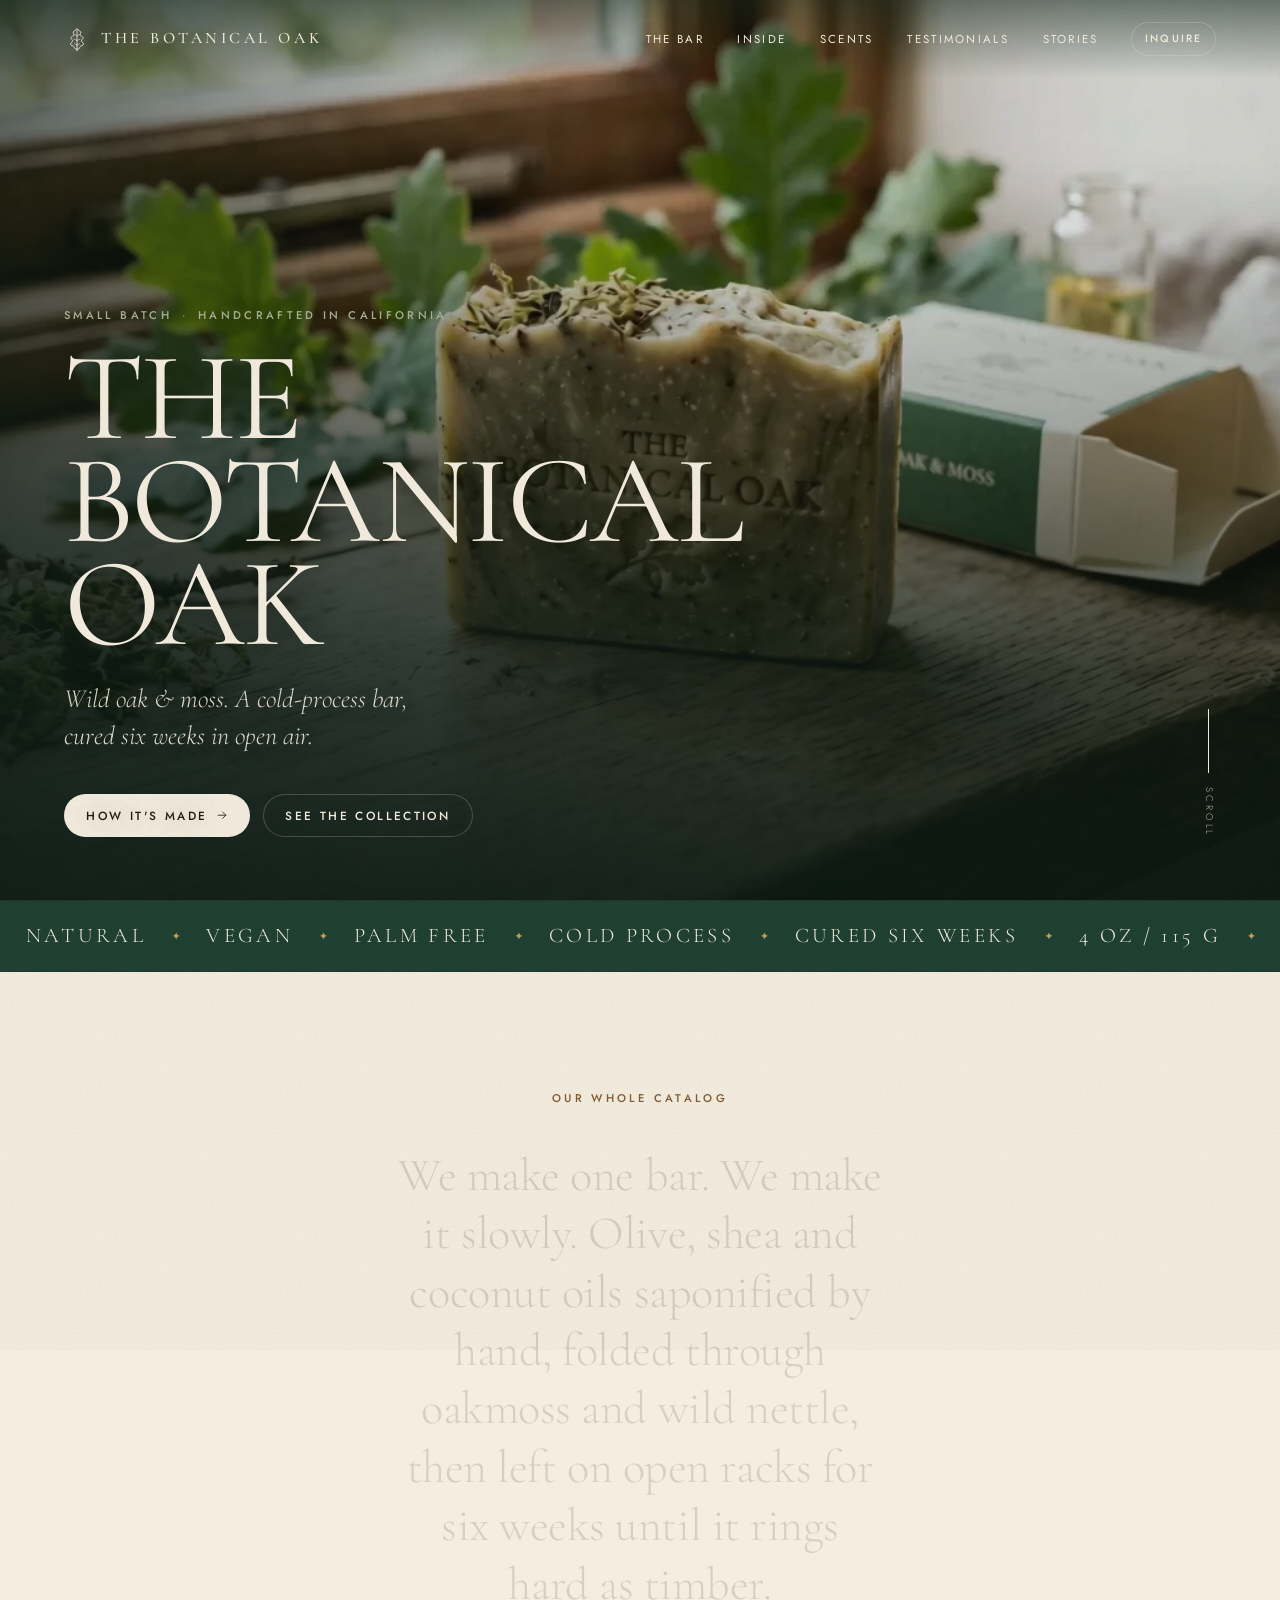
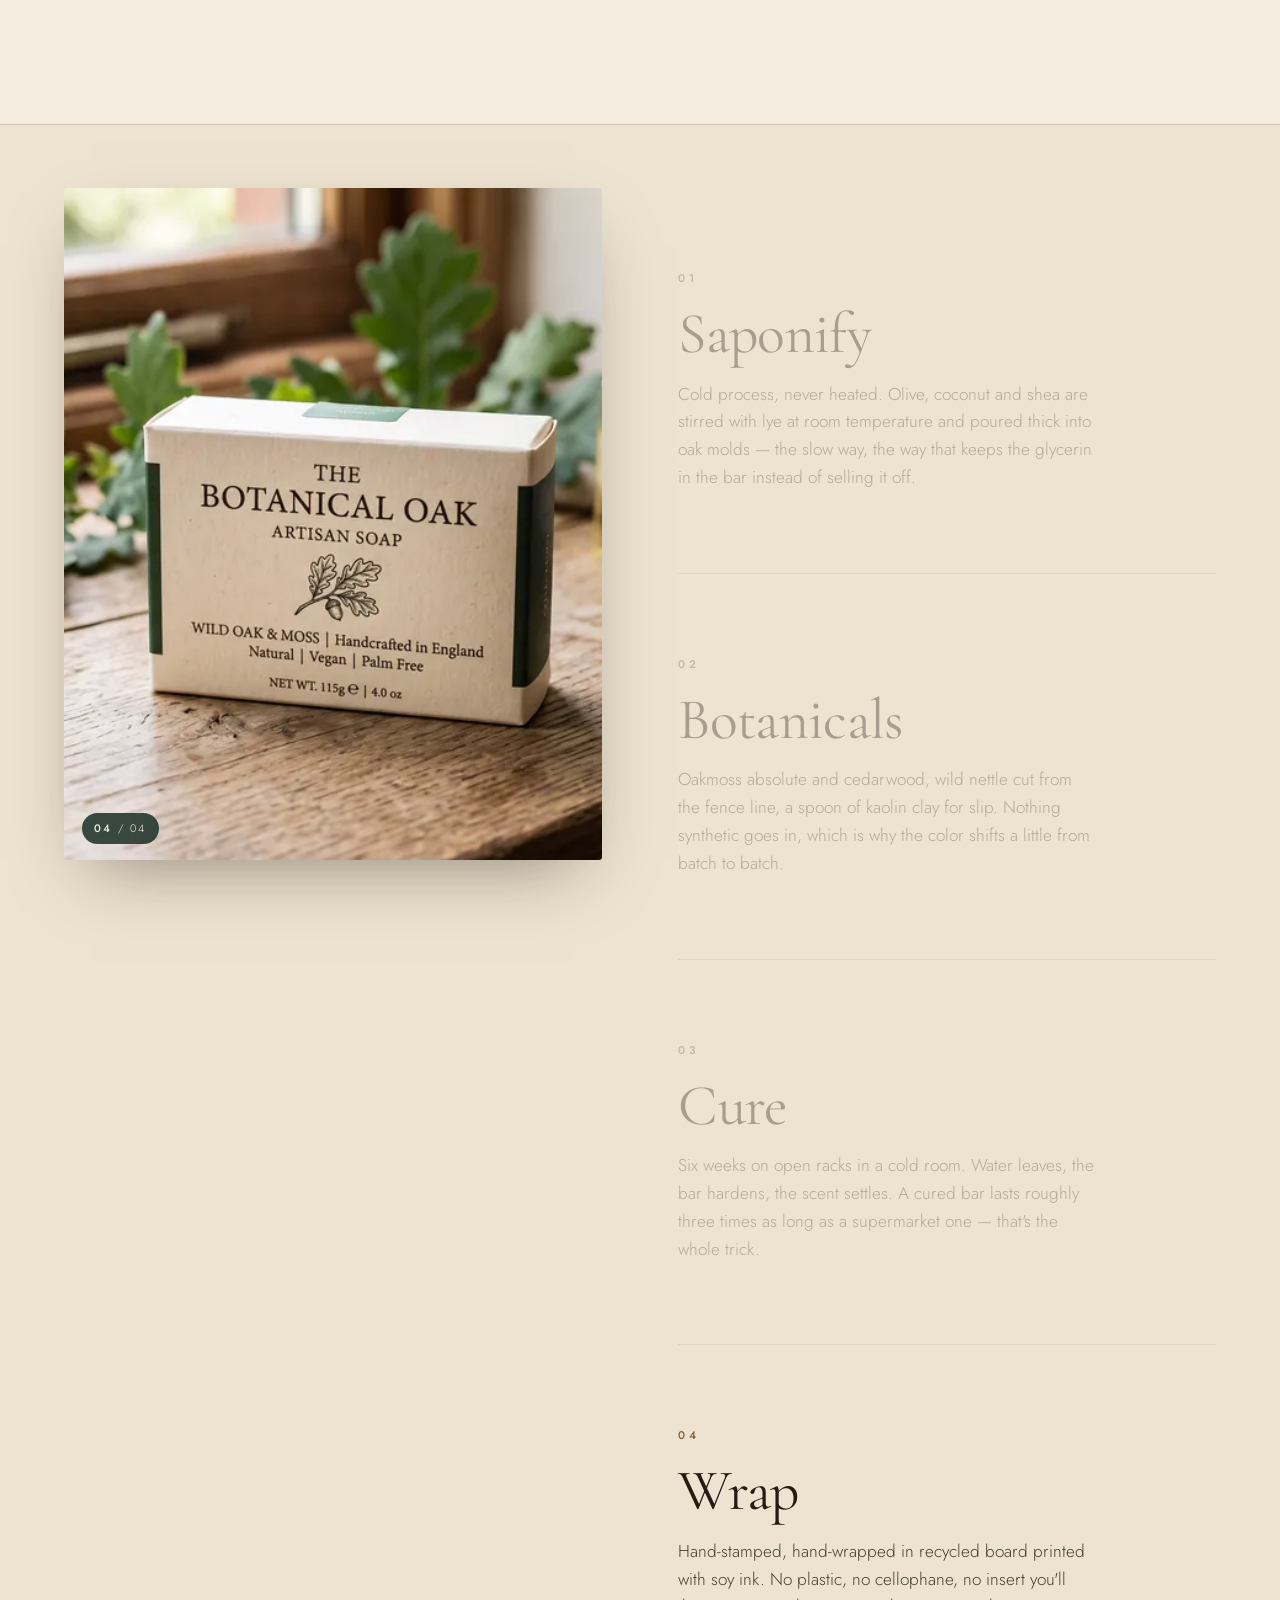
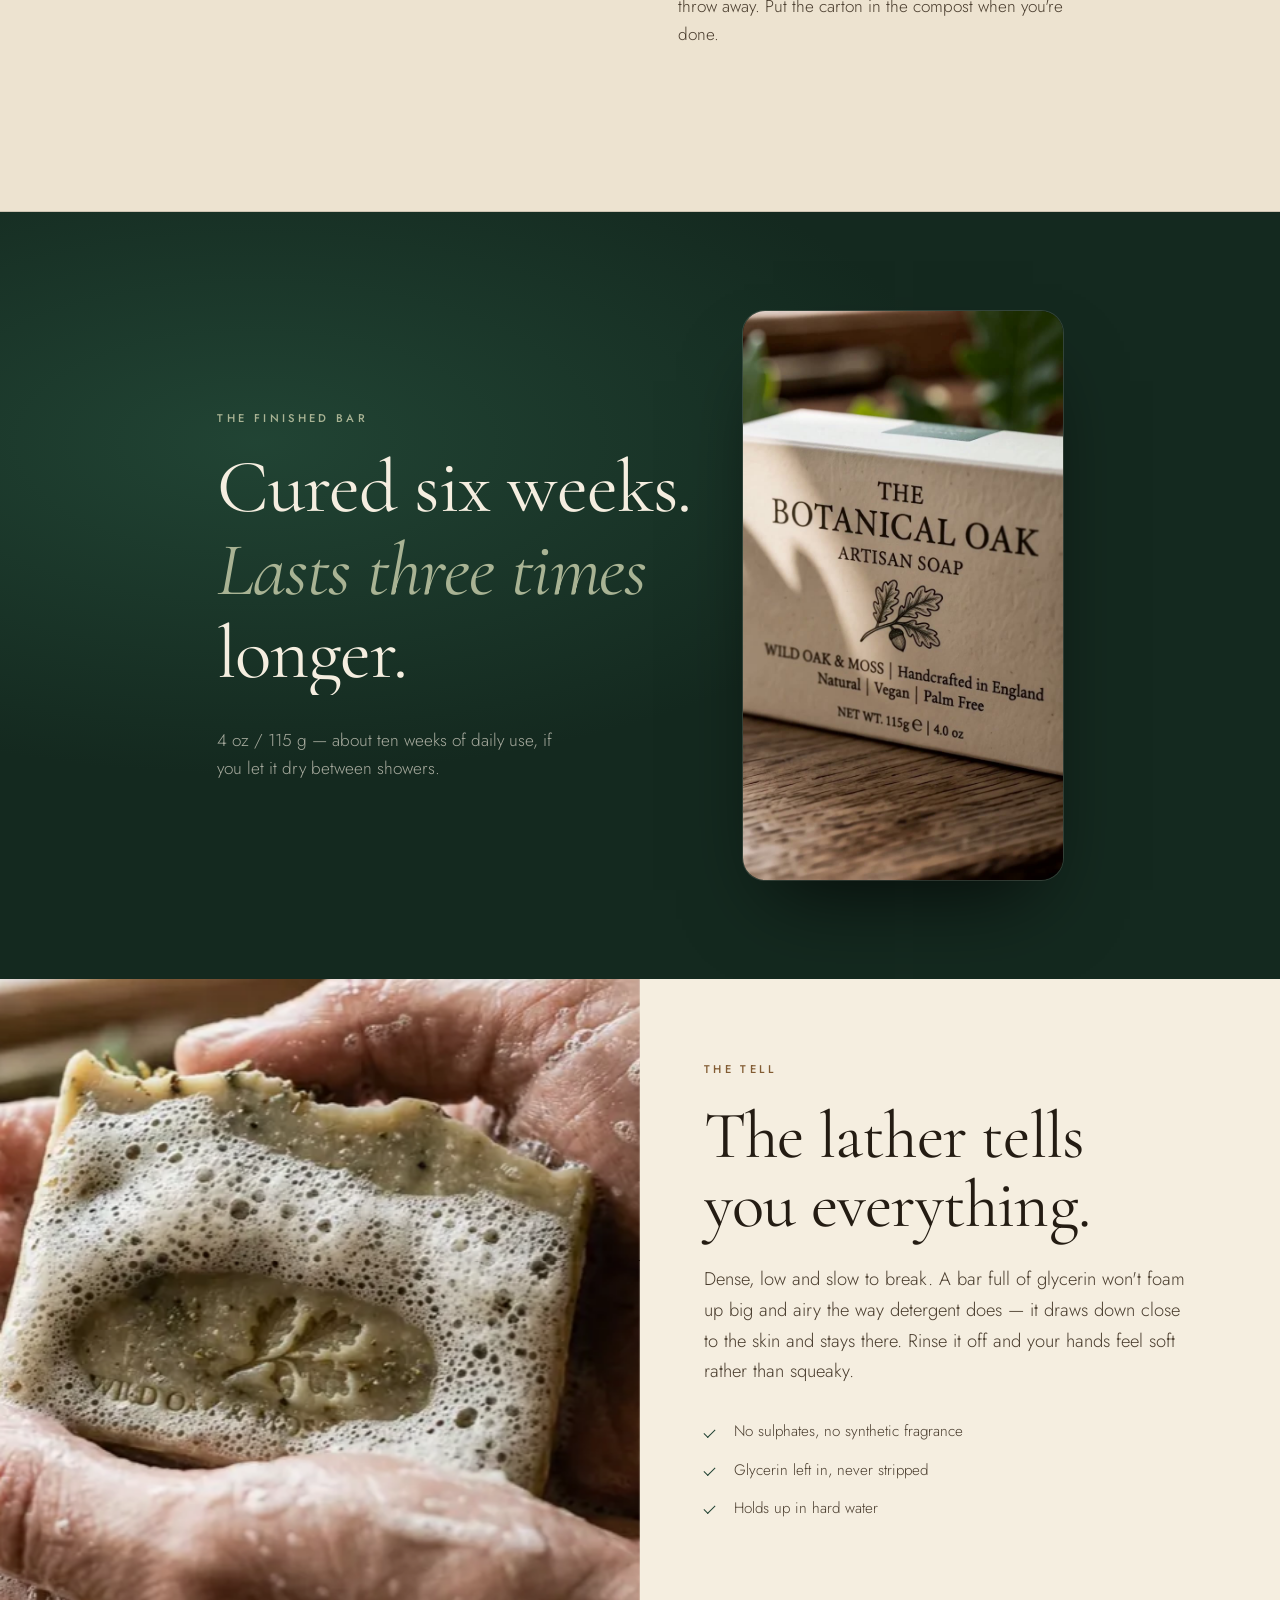
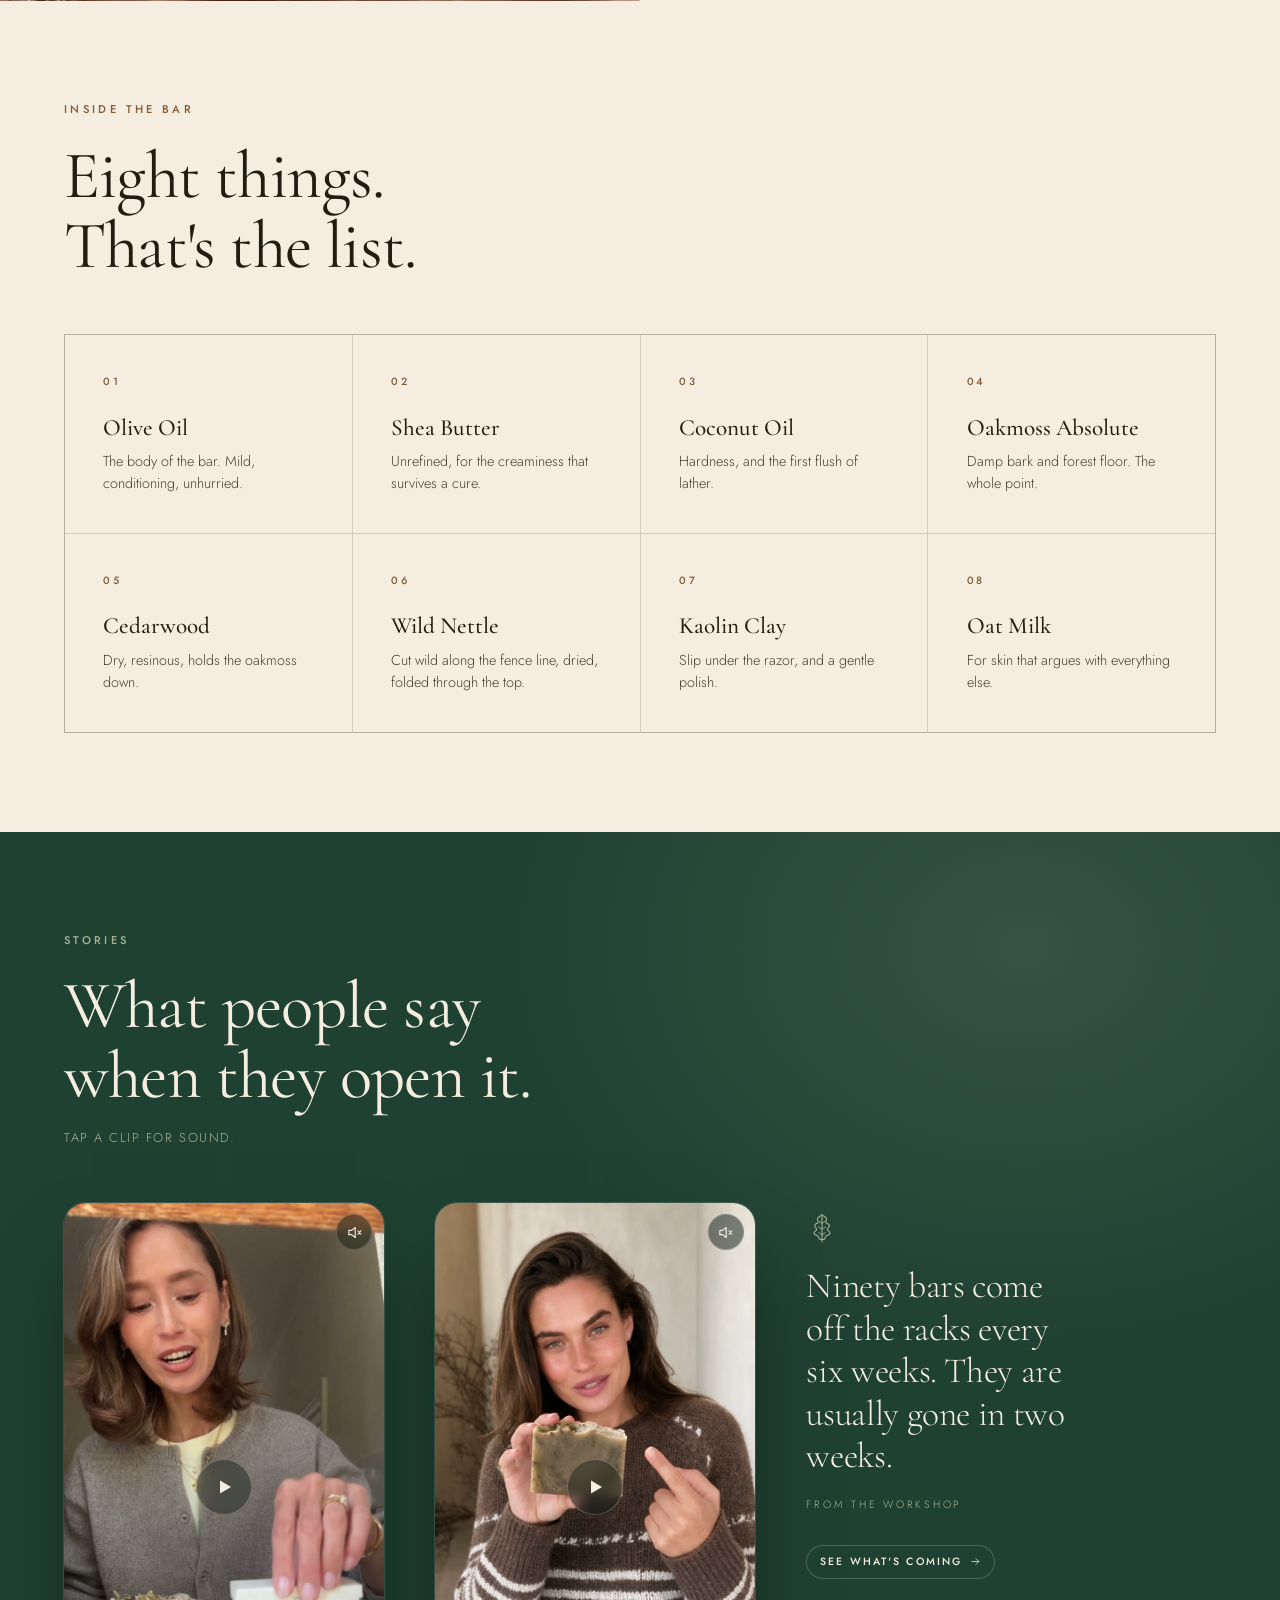
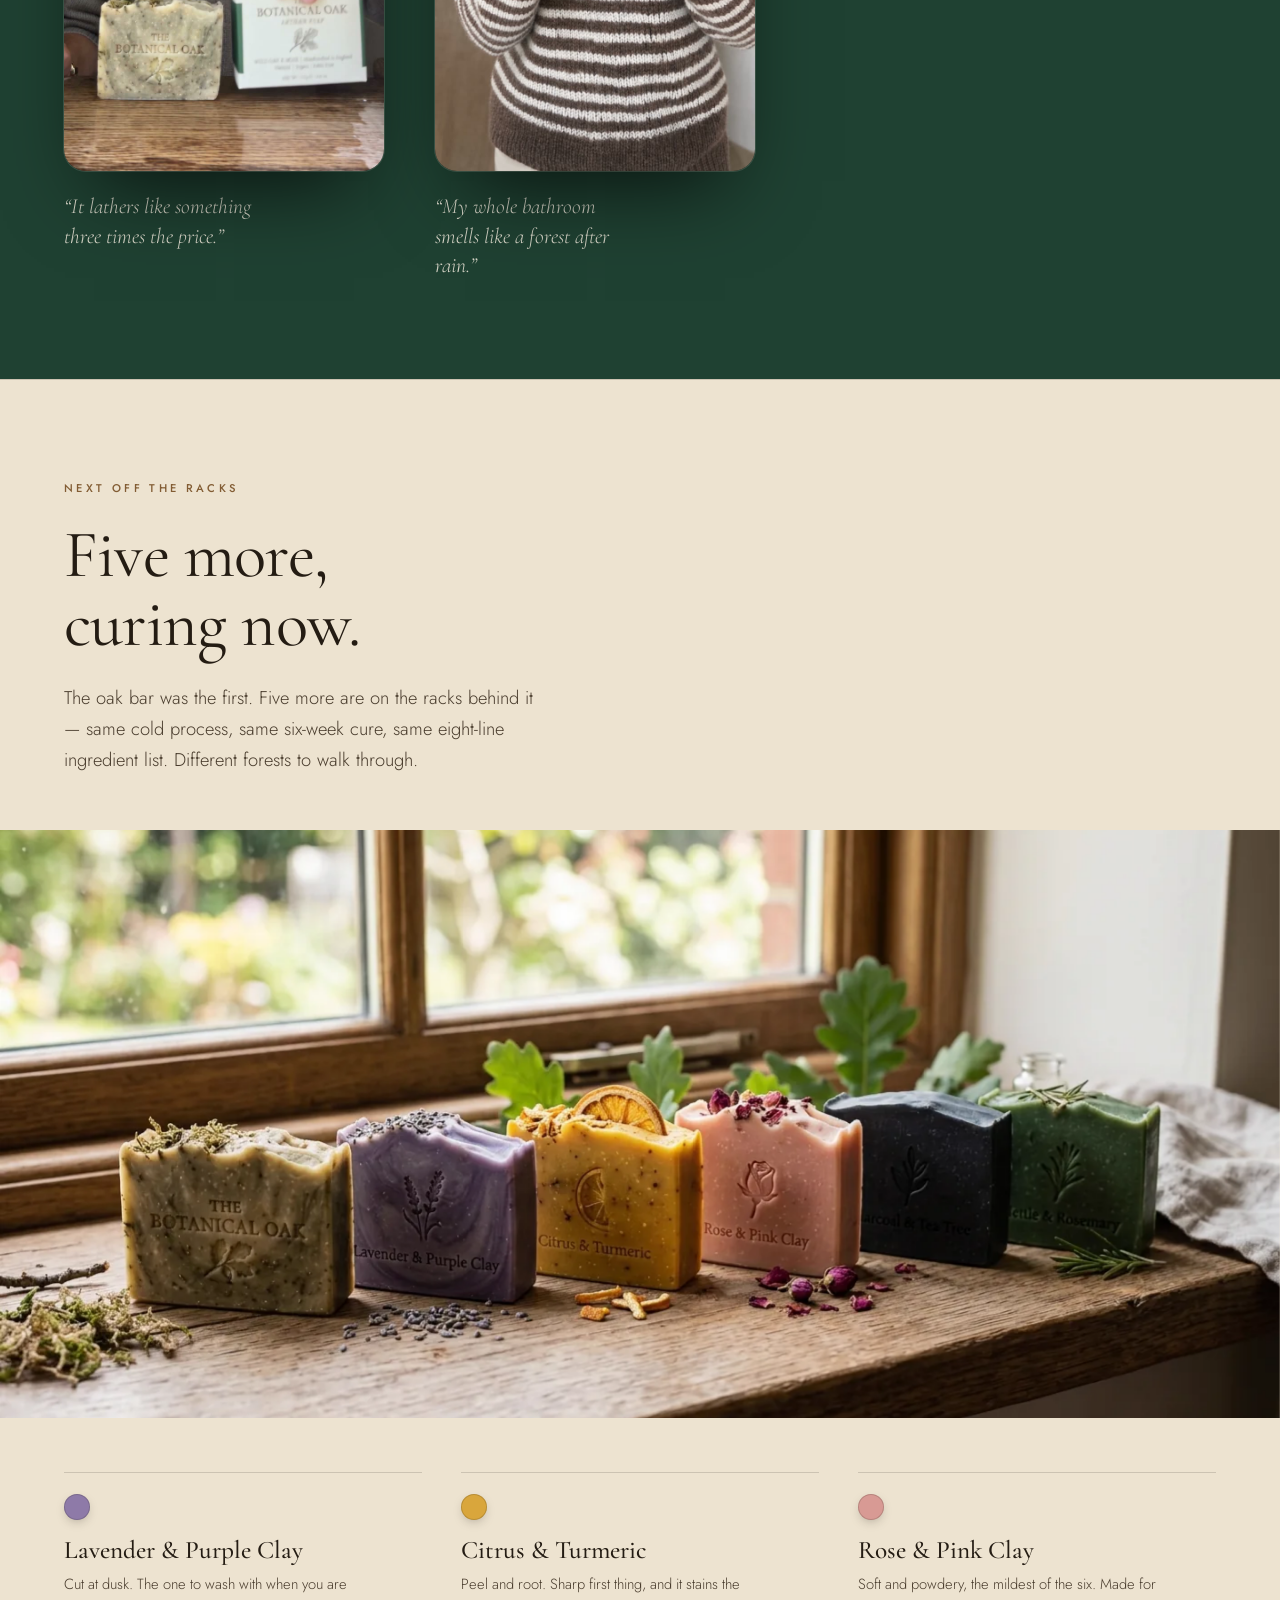
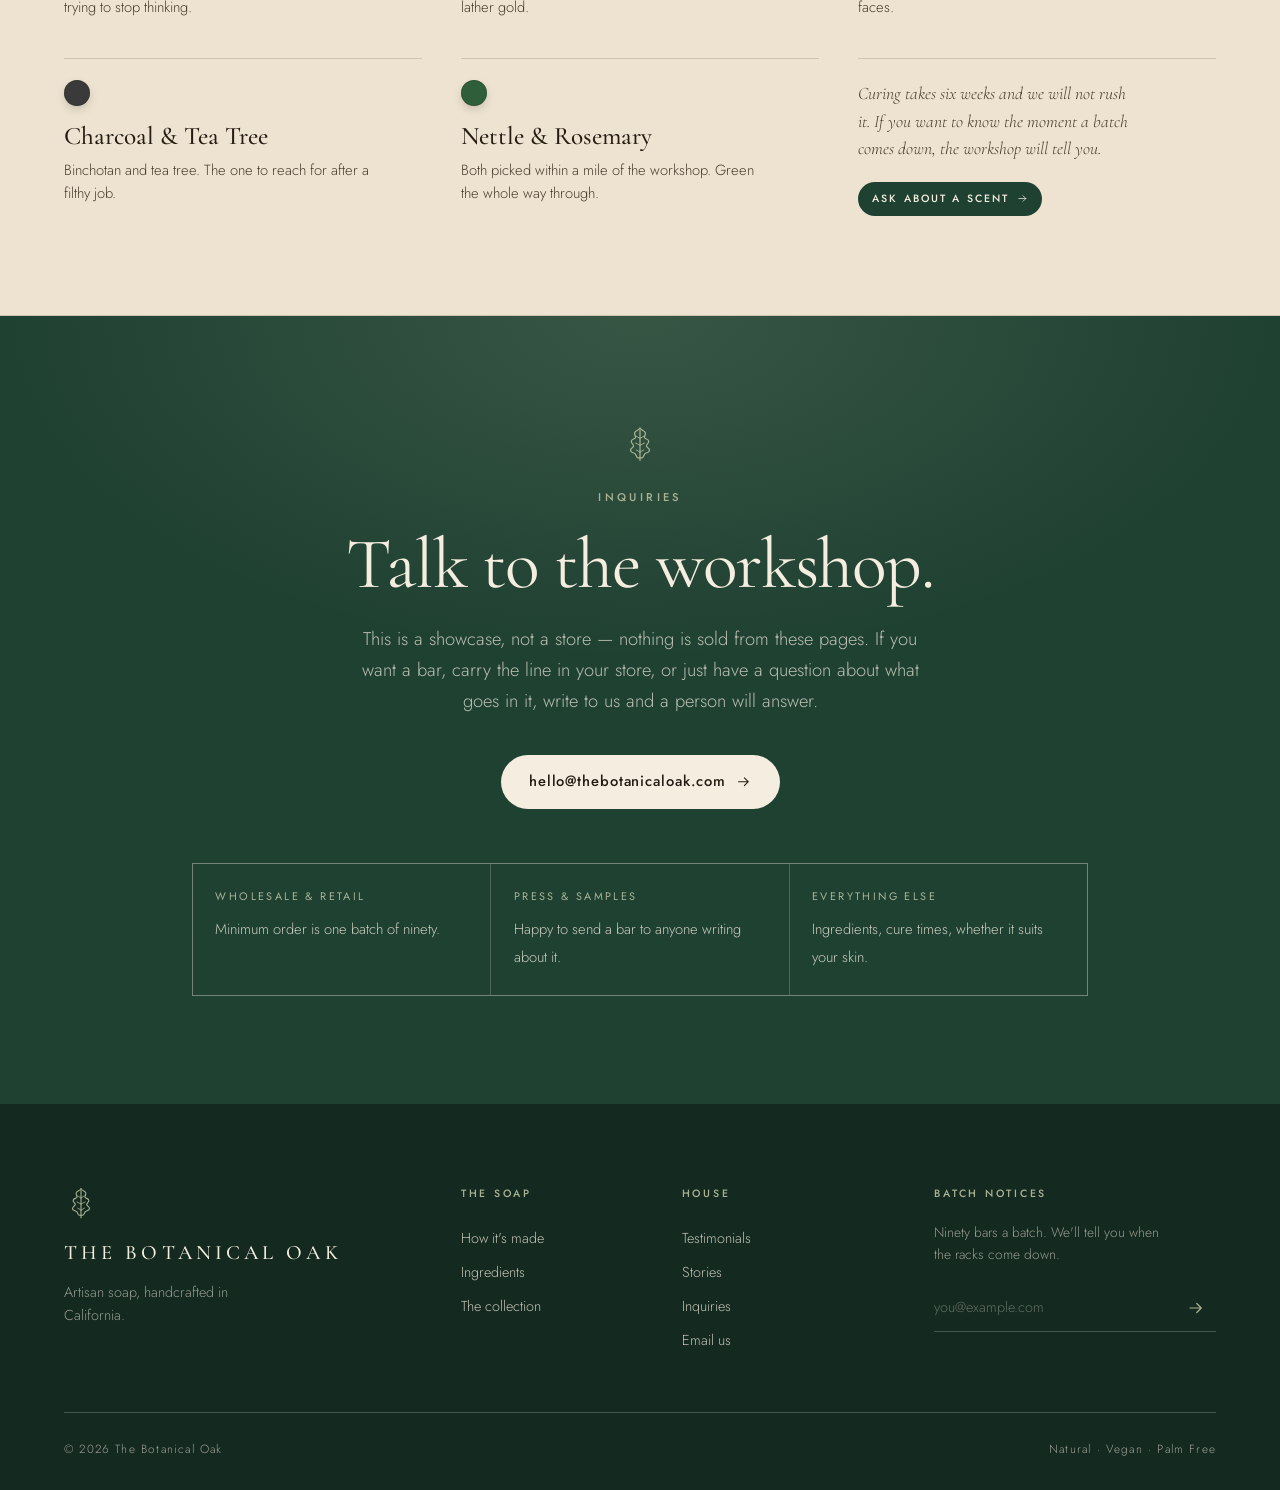
<file: index.html>
<!doctype html>
<html lang="en-US">
<head>
<meta charset="utf-8">
<meta name="viewport" content="width=device-width, initial-scale=1">
<title>The Botanical Oak — Wild Oak &amp; Moss Artisan Soap</title>
<meta name="description" content="A cold-process artisan soap bar, handcrafted in California. Wild oak &amp; moss, cured six weeks in open air. Natural, vegan, palm free.">
<meta name="theme-color" content="#1F4132">
<!-- review build: keep this draft out of search results (see README) -->
<meta name="robots" content="noindex, nofollow">

<meta property="og:title" content="The Botanical Oak — Wild Oak &amp; Moss">
<meta property="og:description" content="Cold-process artisan soap, handcrafted in California. Cured six weeks in open air.">
<meta property="og:type" content="website">
<meta property="og:image" content="assets/img/bar-1600.jpg">

<link rel="preconnect" href="https://fonts.googleapis.com">
<link rel="preconnect" href="https://fonts.gstatic.com" crossorigin>
<link href="https://fonts.googleapis.com/css2?family=Cormorant+Garamond:ital,wght@0,300;0,400;0,500;0,600;0,700;1,300;1,400&family=Jost:wght@300;400;500;600&display=swap" rel="stylesheet">
<link rel="stylesheet" href="assets/css/site.css">
<link rel="icon" href="data:image/svg+xml,%3Csvg xmlns='http://www.w3.org/2000/svg' viewBox='0 0 100 100'%3E%3Ctext y='78' font-size='80'%3E%F0%9F%8C%BF%3C/text%3E%3C/svg%3E">
</head>
<body>

<!-- ============ SVG SPRITE ============ -->
<svg class="sprite" aria-hidden="true" focusable="false">
  <symbol id="i-leaf" viewBox="0 0 100 100">
    <g fill="none" stroke="currentColor" stroke-width="3.2" stroke-linecap="round" stroke-linejoin="round">
      <path d="M50 11 C56 19 62 17 64 23 C66 29 60 32 62 36 C64 40 72 39 73 45 C74 51 66 53 67 58 C68 63 76 64 75 70 C74 76 65 75 62 79 C59 83 60 88 55 89 L50 89"/>
      <path d="M50 11 C44 19 38 17 36 23 C34 29 40 32 38 36 C36 40 28 39 27 45 C26 51 34 53 33 58 C32 63 24 64 25 70 C26 76 35 75 38 79 C41 83 40 88 45 89 L50 89"/>
      <path d="M50 16 L50 96"/>
      <path d="M50 38 L40 32 M50 38 L60 32 M50 56 L38 50 M50 56 L62 50 M50 74 L40 68 M50 74 L60 68" stroke-width="2.4"/>
    </g>
  </symbol>
  <symbol id="i-arrow" viewBox="0 0 24 24">
    <g fill="none" stroke="currentColor" stroke-width="1.6" stroke-linecap="round" stroke-linejoin="round">
      <path d="M4 12h15M13 6l6 6-6 6"/>
    </g>
  </symbol>
  <symbol id="i-sound-on" viewBox="0 0 24 24">
    <g fill="none" stroke="currentColor" stroke-width="1.6" stroke-linecap="round" stroke-linejoin="round">
      <path d="M4 9v6h4l5 4V5L8 9H4z"/><path d="M16.5 8.5a5 5 0 0 1 0 7"/><path d="M19 6a8.5 8.5 0 0 1 0 12"/>
    </g>
  </symbol>
  <symbol id="i-sound-off" viewBox="0 0 24 24">
    <g fill="none" stroke="currentColor" stroke-width="1.6" stroke-linecap="round" stroke-linejoin="round">
      <path d="M4 9v6h4l5 4V5L8 9H4z"/><path d="M17 9.5l4 5M21 9.5l-4 5"/>
    </g>
  </symbol>
  <symbol id="i-play" viewBox="0 0 24 24"><path fill="currentColor" d="M8 5.5v13l11-6.5z"/></symbol>
</svg>

<!-- ============ PRELOADER ============ -->
<div class="preload" id="preload" aria-hidden="true">
  <div class="preload__inner">
    <svg class="preload__leaf" viewBox="0 0 100 100"><use href="#i-leaf"/></svg>
    <div class="preload__word">The Botanical Oak</div>
  </div>
</div>

<!-- ============ NAV ============ -->
<header class="nav" id="nav">
  <a class="nav__brand" href="#top" aria-label="The Botanical Oak, home">
    <svg class="nav__mark" viewBox="0 0 100 100" aria-hidden="true"><use href="#i-leaf"/></svg>
    <span class="nav__name">The Botanical Oak</span>
  </a>
  <nav class="nav__links" id="navLinks" aria-label="Primary">
    <a href="#bar">The Bar</a>
    <a href="#inside">Inside</a>
    <a href="#scents">Scents</a>
    <a href="testimonials.html">Testimonials</a>
    <a href="#stories">Stories</a>
  </nav>
  <a class="btn btn--sm nav__cta" href="#contact">Inquire</a>
  <button class="nav__burger" id="burger" aria-label="Open menu" aria-expanded="false" aria-controls="navLinks"><span></span><span></span></button>
</header>

<main id="top">

<!-- ============ HERO ============ -->
<section class="hero" id="hero">
  <div class="hero__media">
    <picture>
      <!-- portrait viewports get a genuinely vertical composition; cropping the
           landscape shot to a phone leaves an unusably narrow slice -->
      <source media="(max-width:700px)" type="image/webp"
              srcset="assets/img/hero-portrait-720.webp 720w, assets/img/hero-portrait-1080.webp 1080w" sizes="100vw">
      <source media="(max-width:700px)" srcset="assets/img/hero-portrait-900.jpg">
      <!-- wide screens use the video's own first frame, so when the clip fades
           in there is nothing to cross-fade against and no double image -->
      <source type="image/webp" srcset="assets/img/hero-poster-1280.webp">
      <img src="assets/img/hero-poster-1280.jpg" alt="A bar of The Botanical Oak soap on an oak windowsill with moss and oak leaves" fetchpriority="high" decoding="async">
    </picture>
    <!-- src is set by JS, and only on wide viewports: the still above is the
         LCP element and paints first, the clip fades in over it once buffered -->
    <video class="hero__video" muted loop playsinline preload="none" aria-hidden="true" tabindex="-1"></video>
  </div>
  <div class="hero__scrim"></div>

  <div class="hero__body">
    <p class="eyebrow eyebrow--light" data-reveal>Small batch <i>·</i> Handcrafted in California</p>
    <h1 class="hero__title" data-split>The Botanical Oak</h1>
    <p class="hero__sub" data-reveal data-delay="2">Wild oak &amp; moss. A cold-process bar,<br>cured six weeks in open air.</p>
    <div class="hero__actions" data-reveal data-delay="3">
      <a class="btn btn--cream" href="#craft">How it's made <svg viewBox="0 0 24 24"><use href="#i-arrow"/></svg></a>
      <a class="btn btn--ghost" href="#scents">See the collection</a>
    </div>
  </div>

  <a class="hero__cue" href="#craft" aria-label="Scroll to content">
    <span class="hero__cue-line"></span>
    <span class="hero__cue-text">Scroll</span>
  </a>
</section>

<!-- ============ MARQUEE ============ -->
<div class="marquee" aria-hidden="true">
  <div class="marquee__track">
    <div class="marquee__set">
      <span>Natural</span><b>&#10022;</b><span>Vegan</span><b>&#10022;</b><span>Palm Free</span><b>&#10022;</b><span>Cold Process</span><b>&#10022;</b><span>Cured Six Weeks</span><b>&#10022;</b><span>4 oz / 115 g</span><b>&#10022;</b><span>Plastic Free</span><b>&#10022;</b>
    </div>
    <div class="marquee__set">
      <span>Natural</span><b>&#10022;</b><span>Vegan</span><b>&#10022;</b><span>Palm Free</span><b>&#10022;</b><span>Cold Process</span><b>&#10022;</b><span>Cured Six Weeks</span><b>&#10022;</b><span>4 oz / 115 g</span><b>&#10022;</b><span>Plastic Free</span><b>&#10022;</b>
    </div>
  </div>
</div>

<!-- ============ STATEMENT ============ -->
<section class="statement" id="craft">
  <p class="eyebrow" data-reveal>Our whole catalog</p>
  <p class="statement__text" data-words>We make one bar. We make it slowly. Olive, shea and coconut oils saponified by hand, folded through oakmoss and wild nettle, then left on open racks for six weeks until it rings hard as timber.</p>
</section>

<!-- ============ STICKY PRODUCT ============ -->
<section class="craft" id="bar">
  <div class="craft__grid">

    <div class="craft__visual">
      <div class="craft__frame">
        <picture>
          <source type="image/webp" srcset="assets/img/bar-1000.webp 1000w, assets/img/bar-1600.webp 1600w" sizes="(max-width:900px) 100vw, 50vw">
          <img class="craft__img is-active" data-step="0" src="assets/img/bar-1600.jpg" alt="The soap bar, unwrapped, stamped with an oak leaf" loading="lazy" decoding="async">
        </picture>
        <picture>
          <source type="image/webp" srcset="assets/img/lather-1000.webp 1000w, assets/img/lather-1600.webp 1600w" sizes="(max-width:900px) 100vw, 50vw">
          <img class="craft__img" data-step="1" src="assets/img/lather-1600.jpg" alt="Hands working the bar into a dense lather" loading="lazy" decoding="async">
        </picture>
        <picture>
          <source type="image/webp" srcset="assets/img/barbox-1000.webp 1000w, assets/img/barbox-1600.webp 1600w" sizes="(max-width:900px) 100vw, 50vw">
          <img class="craft__img" data-step="2" src="assets/img/barbox-1600.jpg" alt="The cured bar beside its printed carton" loading="lazy" decoding="async">
        </picture>
        <picture>
          <source type="image/webp" srcset="assets/img/box-1000.webp 1000w, assets/img/box-1600.webp 1600w" sizes="(max-width:900px) 100vw, 50vw">
          <img class="craft__img" data-step="3" src="assets/img/box-1600.jpg" alt="The finished carton on an oak windowsill" loading="lazy" decoding="async">
        </picture>
        <span class="craft__count"><i id="craftNum">01</i> / 04</span>
      </div>
    </div>

    <div class="craft__steps">
      <article class="craft__step" data-step="0">
        <span class="craft__num">01</span>
        <h2>Saponify</h2>
        <p>Cold process, never heated. Olive, coconut and shea are stirred with lye at room temperature and poured thick into oak molds — the slow way, the way that keeps the glycerin in the bar instead of selling it off.</p>
      </article>
      <article class="craft__step" data-step="1">
        <span class="craft__num">02</span>
        <h2>Botanicals</h2>
        <p>Oakmoss absolute and cedarwood, wild nettle cut from the fence line, a spoon of kaolin clay for slip. Nothing synthetic goes in, which is why the color shifts a little from batch to batch.</p>
      </article>
      <article class="craft__step" data-step="2">
        <span class="craft__num">03</span>
        <h2>Cure</h2>
        <p>Six weeks on open racks in a cold room. Water leaves, the bar hardens, the scent settles. A cured bar lasts roughly three times as long as a supermarket one — that's the whole trick.</p>
      </article>
      <article class="craft__step" data-step="3">
        <span class="craft__num">04</span>
        <h2>Wrap</h2>
        <p>Hand-stamped, hand-wrapped in recycled board printed with soy ink. No plastic, no cellophane, no insert you'll throw away. Put the carton in the compost when you're done.</p>
      </article>
    </div>

  </div>
</section>

<!-- ============ VIDEO MOMENT ============ -->
<section class="reel">
  <div class="reel__type">
    <p class="eyebrow eyebrow--light" data-reveal>The finished bar</p>
    <h2 class="reel__title" data-split-lines>
      <span>Cured six weeks.</span>
      <span><i>Lasts three times</i></span>
      <span>longer.</span>
    </h2>
    <p class="reel__note" data-reveal>4 oz / 115 g — about ten weeks of daily use, if you let it dry between showers.</p>
  </div>
  <div class="reel__video" data-reveal>
    <div class="phone">
      <video class="js-inview-video" src="assets/video/still-loop.mp4" poster="assets/img/still-poster.jpg" muted loop playsinline preload="none" aria-label="The Botanical Oak carton on a windowsill"></video>
    </div>
  </div>
</section>

<!-- ============ LATHER SPLIT ============ -->
<section class="split">
  <div class="split__media">
    <div class="split__inner" data-parallax="0.08">
      <picture>
        <source type="image/webp" srcset="assets/img/lather-1000.webp 1000w, assets/img/lather-1600.webp 1600w" sizes="(max-width: 900px) 100vw, 50vw">
        <img src="assets/img/lather-1600.jpg" alt="Two hands working the soap into a thick, close lather" loading="lazy" decoding="async">
      </picture>
    </div>
  </div>
  <div class="split__body">
    <p class="eyebrow" data-reveal>The tell</p>
    <h2 class="h2" data-reveal data-delay="1">The lather tells<br>you everything.</h2>
    <p class="lede" data-reveal data-delay="2">Dense, low and slow to break. A bar full of glycerin won't foam up big and airy the way detergent does — it draws down close to the skin and stays there. Rinse it off and your hands feel soft rather than squeaky.</p>
    <ul class="ticks" data-reveal data-delay="3">
      <li>No sulphates, no synthetic fragrance</li>
      <li>Glycerin left in, never stripped</li>
      <li>Holds up in hard water</li>
    </ul>
  </div>
</section>

<!-- ============ INGREDIENTS ============ -->
<section class="inside" id="inside">
  <header class="inside__head">
    <p class="eyebrow" data-reveal>Inside the bar</p>
    <h2 class="h2" data-reveal data-delay="1">Eight things.<br>That's the list.</h2>
  </header>
  <ul class="inside__grid">
    <li data-reveal><span>01</span><h3>Olive Oil</h3><p>The body of the bar. Mild, conditioning, unhurried.</p></li>
    <li data-reveal data-delay="1"><span>02</span><h3>Shea Butter</h3><p>Unrefined, for the creaminess that survives a cure.</p></li>
    <li data-reveal data-delay="2"><span>03</span><h3>Coconut Oil</h3><p>Hardness, and the first flush of lather.</p></li>
    <li data-reveal data-delay="3"><span>04</span><h3>Oakmoss Absolute</h3><p>Damp bark and forest floor. The whole point.</p></li>
    <li data-reveal><span>05</span><h3>Cedarwood</h3><p>Dry, resinous, holds the oakmoss down.</p></li>
    <li data-reveal data-delay="1"><span>06</span><h3>Wild Nettle</h3><p>Cut wild along the fence line, dried, folded through the top.</p></li>
    <li data-reveal data-delay="2"><span>07</span><h3>Kaolin Clay</h3><p>Slip under the razor, and a gentle polish.</p></li>
    <li data-reveal data-delay="3"><span>08</span><h3>Oat Milk</h3><p>For skin that argues with everything else.</p></li>
  </ul>
</section>

<!-- ============ UGC / STORIES ============ -->
<section class="stories" id="stories">
  <header class="stories__head">
    <p class="eyebrow eyebrow--light" data-reveal>Stories</p>
    <h2 class="h2 h2--light" data-reveal data-delay="1">What people say<br>when they open it.</h2>
    <p class="stories__note" data-reveal data-delay="2">Tap a clip for sound.</p>
  </header>

  <div class="stories__row">
    <figure class="story" data-reveal>
      <div class="phone phone--tap">
        <video class="js-story" src="assets/video/ugc1.mp4" poster="assets/img/ugc1-poster.jpg" muted loop playsinline preload="none" aria-label="A customer unboxing and testing the bar"></video>
        <button class="phone__sound" aria-label="Unmute clip"><svg viewBox="0 0 24 24"><use href="#i-sound-off"/></svg></button>
        <span class="phone__play" aria-hidden="true"><svg viewBox="0 0 24 24"><use href="#i-play"/></svg></span>
      </div>
      <figcaption>&ldquo;It lathers like something three times the price.&rdquo;</figcaption>
    </figure>

    <figure class="story" data-reveal data-delay="2">
      <div class="phone phone--tap">
        <video class="js-story" src="assets/video/ugc2.mp4" poster="assets/img/ugc2-poster.jpg" muted loop playsinline preload="none" aria-label="A customer describing the scent of the bar"></video>
        <button class="phone__sound" aria-label="Unmute clip"><svg viewBox="0 0 24 24"><use href="#i-sound-off"/></svg></button>
        <span class="phone__play" aria-hidden="true"><svg viewBox="0 0 24 24"><use href="#i-play"/></svg></span>
      </div>
      <figcaption>&ldquo;My whole bathroom smells like a forest after rain.&rdquo;</figcaption>
    </figure>

    <aside class="stories__aside" data-reveal data-delay="3">
      <svg class="stories__mark" viewBox="0 0 100 100" aria-hidden="true"><use href="#i-leaf"/></svg>
      <blockquote>Ninety bars come off the racks every six weeks. They are usually gone in two weeks.</blockquote>
      <p class="stories__by">From the workshop</p>
      <a class="btn btn--ghost btn--sm" href="#scents">See what's coming <svg viewBox="0 0 24 24"><use href="#i-arrow"/></svg></a>
    </aside>
  </div>
</section>

<!-- ============ SCENTS — what's coming ============ -->
<section class="scents" id="scents">
  <header class="scents__head">
    <p class="eyebrow" data-reveal>Next off the racks</p>
    <h2 class="h2" data-reveal data-delay="1">Five more,<br>curing now.</h2>
    <p class="lede" data-reveal data-delay="2">The oak bar was the first. Five more are on the racks behind
    it — same cold process, same six-week cure, same eight-line ingredient list. Different
    forests to walk through.</p>
  </header>

  <figure class="scents__media" data-reveal>
    <div class="scents__inner" data-parallax="0.06">
      <picture>
        <source type="image/webp" srcset="assets/img/scents-1000.webp 1000w, assets/img/scents-1600.webp 1600w, assets/img/scents-2400.webp 2400w" sizes="100vw">
        <img src="assets/img/scents-1600.jpg" alt="Six bars of soap lined along an oak windowsill: oak and moss, lavender, citrus, rose, charcoal and nettle" loading="lazy" decoding="async">
      </picture>
    </div>
  </figure>

  <ul class="scents__list">
    <li data-reveal>
      <span class="scents__sw" style="--sw:#8E7AA8"></span>
      <h3>Lavender &amp; Purple Clay</h3>
      <p>Cut at dusk. The one to wash with when you are trying to stop thinking.</p>
    </li>
    <li data-reveal data-delay="1">
      <span class="scents__sw" style="--sw:#D9A63C"></span>
      <h3>Citrus &amp; Turmeric</h3>
      <p>Peel and root. Sharp first thing, and it stains the lather gold.</p>
    </li>
    <li data-reveal data-delay="2">
      <span class="scents__sw" style="--sw:#D89A94"></span>
      <h3>Rose &amp; Pink Clay</h3>
      <p>Soft and powdery, the mildest of the six. Made for faces.</p>
    </li>
    <li data-reveal data-delay="1">
      <span class="scents__sw" style="--sw:#3A3A3A"></span>
      <h3>Charcoal &amp; Tea Tree</h3>
      <p>Binchotan and tea tree. The one to reach for after a filthy job.</p>
    </li>
    <li data-reveal data-delay="2">
      <span class="scents__sw" style="--sw:#2F5E3A"></span>
      <h3>Nettle &amp; Rosemary</h3>
      <p>Both picked within a mile of the workshop. Green the whole way through.</p>
    </li>
    <li class="scents__note" data-reveal data-delay="3">
      <p>Curing takes six weeks and we will not rush it. If you want to know the moment
      a batch comes down, the workshop will tell you.</p>
      <a class="btn btn--forest btn--sm" href="#contact">Ask about a scent <svg viewBox="0 0 24 24"><use href="#i-arrow"/></svg></a>
    </li>
  </ul>
</section>

<!-- ============ CONTACT ============ -->
<section class="contact" id="contact">
  <div class="contact__inner">
    <svg class="contact__mark" viewBox="0 0 100 100" aria-hidden="true"><use href="#i-leaf"/></svg>
    <p class="eyebrow eyebrow--light" data-reveal>Inquiries</p>
    <h2 class="contact__title" data-reveal data-delay="1">Talk to the workshop.</h2>
    <p class="contact__lede" data-reveal data-delay="2">This is a showcase, not a store — nothing is sold
    from these pages. If you want a bar, carry the line in your store, or just have a question about what goes
    in it, write to us and a person will answer.</p>

    <a class="btn btn--cream contact__cta" href="mailto:hello@thebotanicaloak.com" data-reveal data-delay="3">
      hello@thebotanicaloak.com <svg viewBox="0 0 24 24"><use href="#i-arrow"/></svg>
    </a>

    <ul class="contact__rows" data-reveal data-delay="3">
      <li><b>Wholesale &amp; retail</b><span>Minimum order is one batch of ninety.</span></li>
      <li><b>Press &amp; samples</b><span>Happy to send a bar to anyone writing about it.</span></li>
      <li><b>Everything else</b><span>Ingredients, cure times, whether it suits your skin.</span></li>
    </ul>
  </div>
</section>

</main>

<!-- ============ FOOTER ============ -->
<footer class="foot">
  <div class="foot__top">
    <div class="foot__brand">
      <svg class="foot__mark" viewBox="0 0 100 100" aria-hidden="true"><use href="#i-leaf"/></svg>
      <p class="foot__word">The Botanical Oak</p>
      <p class="foot__tag">Artisan soap, handcrafted in California.</p>
    </div>

    <div class="foot__cols">
      <div>
        <h3>The soap</h3>
        <a href="#bar">How it's made</a>
        <a href="#inside">Ingredients</a>
        <a href="#scents">The collection</a>
      </div>
      <div>
        <h3>House</h3>
        <a href="testimonials.html">Testimonials</a>
        <a href="#stories">Stories</a>
        <a href="#contact">Inquiries</a>
        <a href="mailto:hello@thebotanicaloak.com">Email us</a>
      </div>
    </div>

    <form class="foot__sign" id="signup">
      <h3>Batch notices</h3>
      <p>Ninety bars a batch. We'll tell you when the racks come down.</p>
      <div class="field">
        <input type="email" required placeholder="you@example.com" aria-label="Email address">
        <button type="submit" aria-label="Sign up"><svg viewBox="0 0 24 24"><use href="#i-arrow"/></svg></button>
      </div>
      <p class="foot__ok" id="signupOk" role="status" hidden>Thank you — you're on the list.</p>
    </form>
  </div>

  <div class="foot__bar">
    <p>&copy; <span id="yr"></span> The Botanical Oak</p>
    <p>Natural · Vegan · Palm Free</p>
  </div>
</footer>

<div class="grain" aria-hidden="true"></div>
<script src="assets/js/site.js"></script>
</body>
</html>
</file>
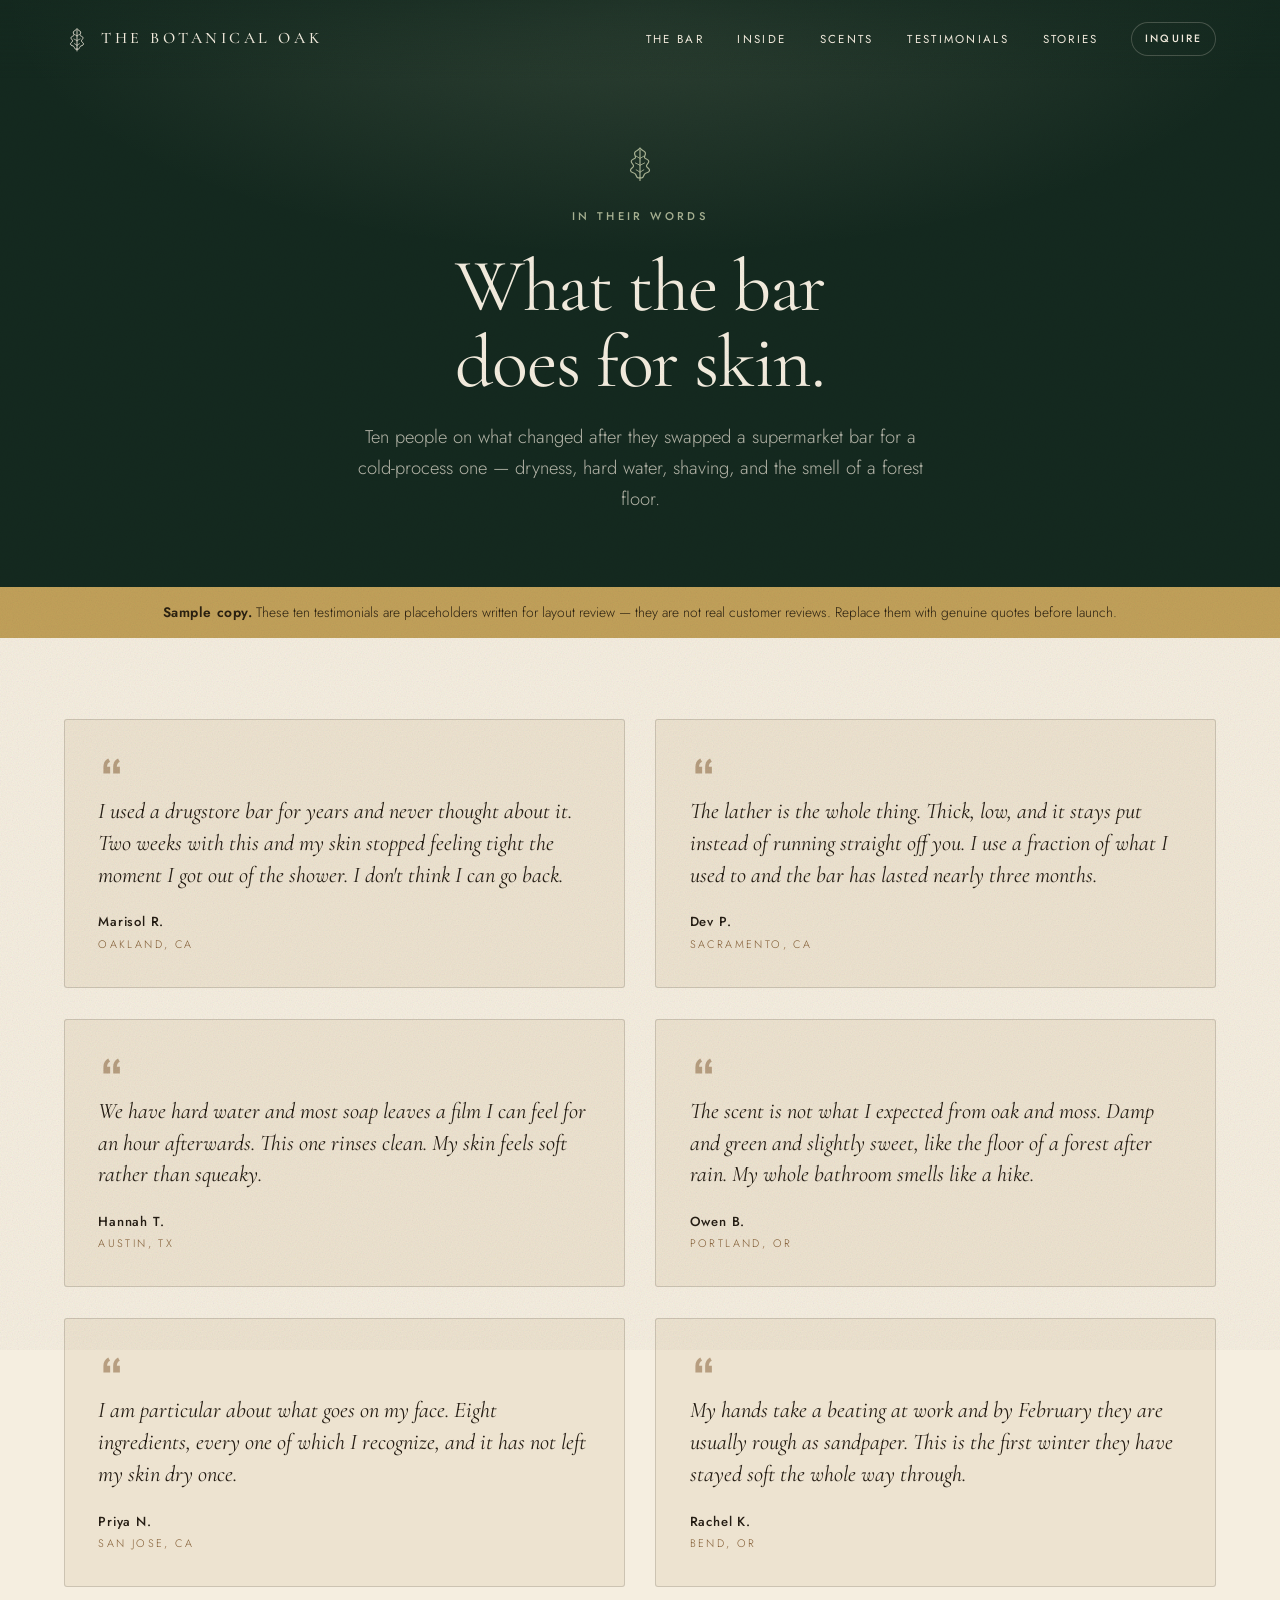
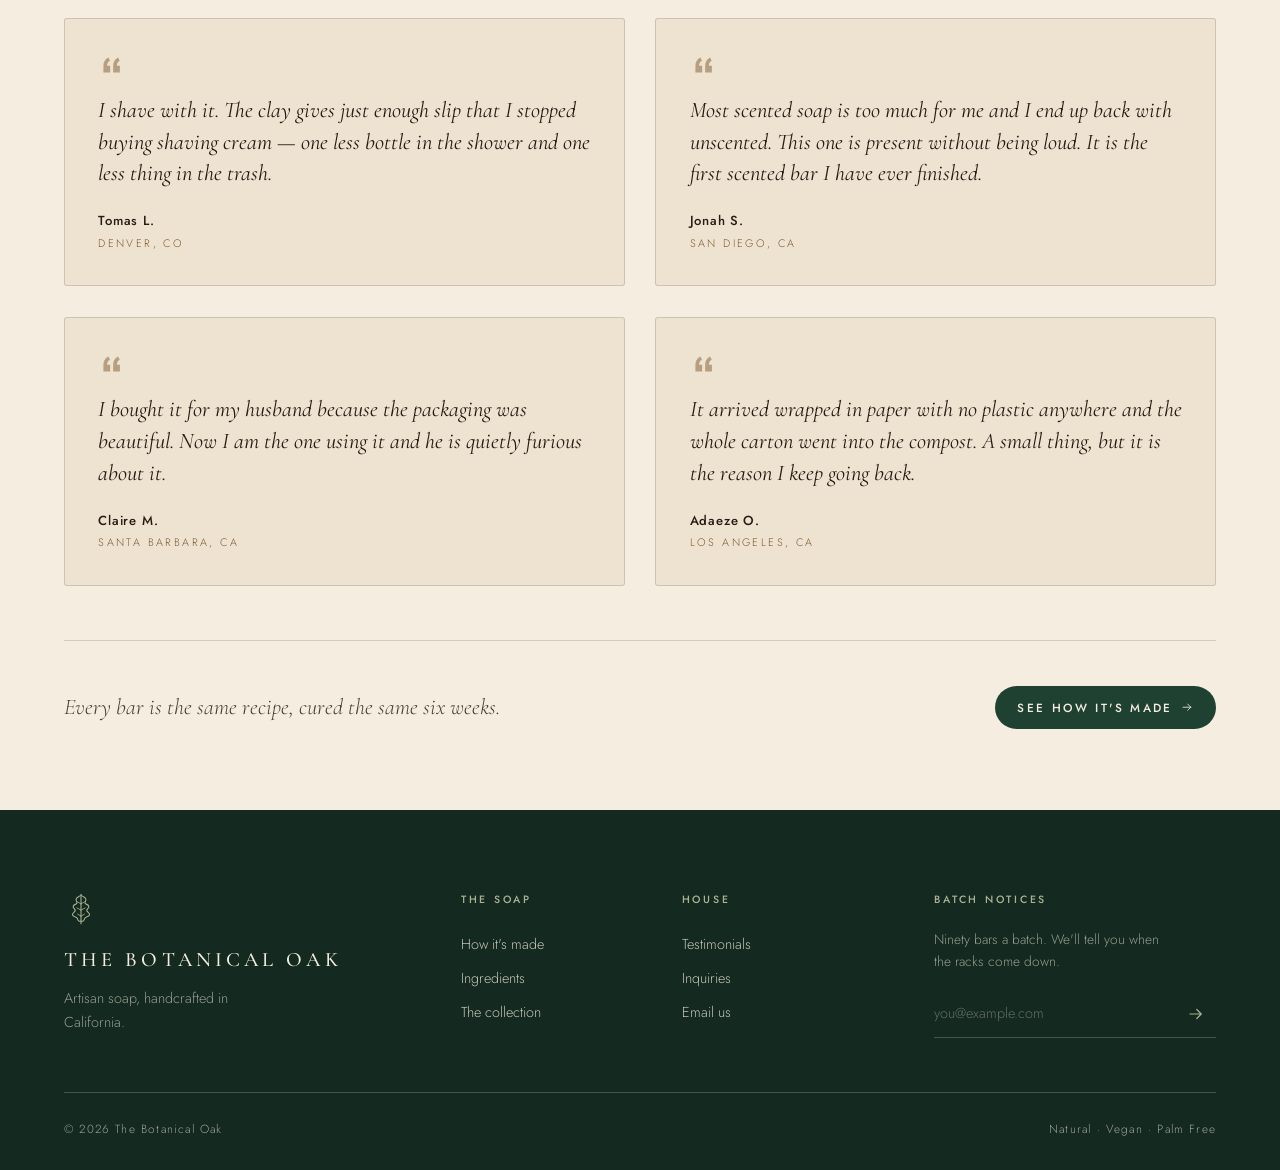
<file: testimonials.html>
<!doctype html>
<html lang="en-US">
<head>
<meta charset="utf-8">
<meta name="viewport" content="width=device-width, initial-scale=1">
<title>Testimonials — The Botanical Oak</title>
<meta name="description" content="What people say about the Wild Oak &amp; Moss bar.">
<meta name="theme-color" content="#1F4132">
<!-- review build: keep this draft out of search results (see README) -->
<meta name="robots" content="noindex, nofollow">

<link rel="preconnect" href="https://fonts.googleapis.com">
<link rel="preconnect" href="https://fonts.gstatic.com" crossorigin>
<link href="https://fonts.googleapis.com/css2?family=Cormorant+Garamond:ital,wght@0,300;0,400;0,500;0,600;0,700;1,300;1,400&family=Jost:wght@300;400;500;600&display=swap" rel="stylesheet">
<link rel="stylesheet" href="assets/css/site.css">
<link rel="icon" href="data:image/svg+xml,%3Csvg xmlns='http://www.w3.org/2000/svg' viewBox='0 0 100 100'%3E%3Ctext y='78' font-size='80'%3E%F0%9F%8C%BF%3C/text%3E%3C/svg%3E">
</head>
<body>

<svg class="sprite" aria-hidden="true" focusable="false">
  <symbol id="i-leaf" viewBox="0 0 100 100">
    <g fill="none" stroke="currentColor" stroke-width="3.2" stroke-linecap="round" stroke-linejoin="round">
      <path d="M50 11 C56 19 62 17 64 23 C66 29 60 32 62 36 C64 40 72 39 73 45 C74 51 66 53 67 58 C68 63 76 64 75 70 C74 76 65 75 62 79 C59 83 60 88 55 89 L50 89"/>
      <path d="M50 11 C44 19 38 17 36 23 C34 29 40 32 38 36 C36 40 28 39 27 45 C26 51 34 53 33 58 C32 63 24 64 25 70 C26 76 35 75 38 79 C41 83 40 88 45 89 L50 89"/>
      <path d="M50 16 L50 96"/>
      <path d="M50 38 L40 32 M50 38 L60 32 M50 56 L38 50 M50 56 L62 50 M50 74 L40 68 M50 74 L60 68" stroke-width="2.4"/>
    </g>
  </symbol>
  <symbol id="i-arrow" viewBox="0 0 24 24">
    <g fill="none" stroke="currentColor" stroke-width="1.6" stroke-linecap="round" stroke-linejoin="round">
      <path d="M4 12h15M13 6l6 6-6 6"/>
    </g>
  </symbol>
  <symbol id="i-quote" viewBox="0 0 24 24">
    <path fill="currentColor" d="M9.5 5C6.5 6.6 5 9.2 5 12.8V19h6.2v-6.2H8.4c0-2.3.9-3.9 2.7-4.8L9.5 5zm9 0c-3 1.6-4.5 4.2-4.5 7.8V19h6.2v-6.2h-2.8c0-2.3.9-3.9 2.7-4.8L18.5 5z"/>
  </symbol>
</svg>

<div class="preload" id="preload" aria-hidden="true">
  <div class="preload__inner">
    <svg class="preload__leaf" viewBox="0 0 100 100"><use href="#i-leaf"/></svg>
    <div class="preload__word">The Botanical Oak</div>
  </div>
</div>

<!-- ============ NAV ============ -->
<header class="nav" id="nav">
  <a class="nav__brand" href="index.html" aria-label="The Botanical Oak, home">
    <svg class="nav__mark" viewBox="0 0 100 100" aria-hidden="true"><use href="#i-leaf"/></svg>
    <span class="nav__name">The Botanical Oak</span>
  </a>
  <nav class="nav__links" id="navLinks" aria-label="Primary">
    <a href="index.html#bar">The Bar</a>
    <a href="index.html#inside">Inside</a>
    <a href="index.html#scents">Scents</a>
    <a href="testimonials.html" aria-current="page">Testimonials</a>
    <a href="index.html#stories">Stories</a>
  </nav>
  <a class="btn btn--sm nav__cta" href="index.html#contact">Inquire</a>
  <button class="nav__burger" id="burger" aria-label="Open menu" aria-expanded="false" aria-controls="navLinks"><span></span><span></span></button>
</header>

<main>

<!-- ============ PAGE HEADER ============ -->
<header class="phead" data-nav-trigger>
  <svg class="phead__mark" viewBox="0 0 100 100" aria-hidden="true"><use href="#i-leaf"/></svg>
  <p class="eyebrow eyebrow--light" data-reveal>In their words</p>
  <h1 class="phead__title" data-reveal data-delay="1">What the bar<br>does for skin.</h1>
  <p class="phead__lede" data-reveal data-delay="2">Ten people on what changed after they swapped a supermarket
  bar for a cold-process one — dryness, hard water, shaving, and the smell of a forest floor.</p>
</header>

<!--
  ============================================================================
  PLACEHOLDER CONTENT — NOT REAL CUSTOMER REVIEWS
  ============================================================================
  Every quote and name below was written to fill the layout for design review.
  None of these people exist and none of these words were said by a customer.

  Publishing fabricated testimonials as if genuine is prohibited by the FTC
  Rule on the Use of Consumer Reviews and Testimonials (16 CFR Part 465).

  Before this site goes live: replace all ten with real customer words you have
  permission to publish, or delete this page. Then remove the .draftnote banner
  below. See README.md.
  ============================================================================
-->

<div class="draftnote" role="note">
  <strong>Sample copy.</strong> These ten testimonials are placeholders written for layout review —
  they are not real customer reviews. Replace them with genuine quotes before launch.
</div>

<!-- ============ TESTIMONIALS ============ -->
<section class="tlist" id="testimonials" aria-labelledby="tlist-heading">
  <h2 id="tlist-heading" class="vh">Ten testimonials</h2>
  <ul class="tgrid">

    <li class="tcard" data-reveal>
      <svg class="tcard__q" viewBox="0 0 24 24" aria-hidden="true"><use href="#i-quote"/></svg>
      <blockquote>I used a drugstore bar for years and never thought about it. Two weeks with this and my skin stopped feeling tight the moment I got out of the shower. I don't think I can go back.</blockquote>
      <figcaption><b>Marisol R.</b><span>Oakland, CA</span></figcaption>
    </li>

    <li class="tcard" data-reveal data-delay="1">
      <svg class="tcard__q" viewBox="0 0 24 24" aria-hidden="true"><use href="#i-quote"/></svg>
      <blockquote>The lather is the whole thing. Thick, low, and it stays put instead of running straight off you. I use a fraction of what I used to and the bar has lasted nearly three months.</blockquote>
      <figcaption><b>Dev P.</b><span>Sacramento, CA</span></figcaption>
    </li>

    <li class="tcard" data-reveal data-delay="2">
      <svg class="tcard__q" viewBox="0 0 24 24" aria-hidden="true"><use href="#i-quote"/></svg>
      <blockquote>We have hard water and most soap leaves a film I can feel for an hour afterwards. This one rinses clean. My skin feels soft rather than squeaky.</blockquote>
      <figcaption><b>Hannah T.</b><span>Austin, TX</span></figcaption>
    </li>

    <li class="tcard" data-reveal>
      <svg class="tcard__q" viewBox="0 0 24 24" aria-hidden="true"><use href="#i-quote"/></svg>
      <blockquote>The scent is not what I expected from oak and moss. Damp and green and slightly sweet, like the floor of a forest after rain. My whole bathroom smells like a hike.</blockquote>
      <figcaption><b>Owen B.</b><span>Portland, OR</span></figcaption>
    </li>

    <li class="tcard" data-reveal data-delay="1">
      <svg class="tcard__q" viewBox="0 0 24 24" aria-hidden="true"><use href="#i-quote"/></svg>
      <blockquote>I am particular about what goes on my face. Eight ingredients, every one of which I recognize, and it has not left my skin dry once.</blockquote>
      <figcaption><b>Priya N.</b><span>San Jose, CA</span></figcaption>
    </li>

    <li class="tcard" data-reveal data-delay="2">
      <svg class="tcard__q" viewBox="0 0 24 24" aria-hidden="true"><use href="#i-quote"/></svg>
      <blockquote>My hands take a beating at work and by February they are usually rough as sandpaper. This is the first winter they have stayed soft the whole way through.</blockquote>
      <figcaption><b>Rachel K.</b><span>Bend, OR</span></figcaption>
    </li>

    <li class="tcard" data-reveal>
      <svg class="tcard__q" viewBox="0 0 24 24" aria-hidden="true"><use href="#i-quote"/></svg>
      <blockquote>I shave with it. The clay gives just enough slip that I stopped buying shaving cream — one less bottle in the shower and one less thing in the trash.</blockquote>
      <figcaption><b>Tomas L.</b><span>Denver, CO</span></figcaption>
    </li>

    <li class="tcard" data-reveal data-delay="1">
      <svg class="tcard__q" viewBox="0 0 24 24" aria-hidden="true"><use href="#i-quote"/></svg>
      <blockquote>Most scented soap is too much for me and I end up back with unscented. This one is present without being loud. It is the first scented bar I have ever finished.</blockquote>
      <figcaption><b>Jonah S.</b><span>San Diego, CA</span></figcaption>
    </li>

    <li class="tcard" data-reveal data-delay="2">
      <svg class="tcard__q" viewBox="0 0 24 24" aria-hidden="true"><use href="#i-quote"/></svg>
      <blockquote>I bought it for my husband because the packaging was beautiful. Now I am the one using it and he is quietly furious about it.</blockquote>
      <figcaption><b>Claire M.</b><span>Santa Barbara, CA</span></figcaption>
    </li>

    <li class="tcard" data-reveal>
      <svg class="tcard__q" viewBox="0 0 24 24" aria-hidden="true"><use href="#i-quote"/></svg>
      <blockquote>It arrived wrapped in paper with no plastic anywhere and the whole carton went into the compost. A small thing, but it is the reason I keep going back.</blockquote>
      <figcaption><b>Adaeze O.</b><span>Los Angeles, CA</span></figcaption>
    </li>

  </ul>

  <div class="tlist__foot" data-reveal>
    <p>Every bar is the same recipe, cured the same six weeks.</p>
    <a class="btn btn--forest" href="index.html#bar">See how it's made <svg viewBox="0 0 24 24"><use href="#i-arrow"/></svg></a>
  </div>
</section>

</main>

<!-- ============ FOOTER ============ -->
<footer class="foot">
  <div class="foot__top">
    <div class="foot__brand">
      <svg class="foot__mark" viewBox="0 0 100 100" aria-hidden="true"><use href="#i-leaf"/></svg>
      <p class="foot__word">The Botanical Oak</p>
      <p class="foot__tag">Artisan soap, handcrafted in California.</p>
    </div>

    <div class="foot__cols">
      <div>
        <h3>The soap</h3>
        <a href="index.html#bar">How it's made</a>
        <a href="index.html#inside">Ingredients</a>
        <a href="index.html#scents">The collection</a>
      </div>
      <div>
        <h3>House</h3>
        <a href="testimonials.html">Testimonials</a>
        <a href="index.html#contact">Inquiries</a>
        <a href="mailto:hello@thebotanicaloak.com">Email us</a>
      </div>
    </div>

    <form class="foot__sign" id="signup">
      <h3>Batch notices</h3>
      <p>Ninety bars a batch. We'll tell you when the racks come down.</p>
      <div class="field">
        <input type="email" required placeholder="you@example.com" aria-label="Email address">
        <button type="submit" aria-label="Sign up"><svg viewBox="0 0 24 24"><use href="#i-arrow"/></svg></button>
      </div>
      <p class="foot__ok" id="signupOk" role="status" hidden>Thank you — you're on the list.</p>
    </form>
  </div>

  <div class="foot__bar">
    <p>&copy; <span id="yr"></span> The Botanical Oak</p>
    <p>Natural · Vegan · Palm Free</p>
  </div>
</footer>

<div class="grain" aria-hidden="true"></div>
<script src="assets/js/site.js"></script>
</body>
</html>
</file>
<file: assets/css/site.css>
/* ==========================================================================
   The Botanical Oak
   Palette + type pulled directly from the packaging: forest-green spine,
   uncoated cream board, oak, moss, and the gold of the oil bottle.
   ========================================================================== */

:root{
  --ink:        #241C13;
  --ink-soft:   #4A3D2E;
  --forest:     #1F4132;
  --forest-dk:  #14291F;
  --forest-lt:  #2C5A45;
  --moss:       #7D8B6A;
  --sage:       #A9B394;
  --cream:      #F5EEE0;
  --cream-dp:   #EDE3D0;
  --oat:        #E2D5BC;
  --oak:        #825C33;   /* darkened from #9C7550 for 4.5:1 on cream */
  --gold:       #C2A15A;
  --line:       rgba(36,28,19,.16);
  --line-lt:    rgba(245,238,224,.22);

  --serif: "Cormorant Garamond", "Iowan Old Style", Georgia, serif;
  --sans:  "Jost", "Avenir Next", "Segoe UI", system-ui, sans-serif;

  --pad: clamp(1.25rem, 5vw, 5.5rem);
  --maxw: 1440px;
  --navh: 3.35rem;        /* measured height of the stuck nav on phones */
  --ease: cubic-bezier(.22,.61,.36,1);
  --ease-io: cubic-bezier(.65,.05,.36,1);
}

/* ---------- reset ---------- */
*,*::before,*::after{ box-sizing:border-box; }
html{ -webkit-text-size-adjust:100%; scroll-behavior:smooth; }
body{
  margin:0;
  background:var(--cream);
  color:var(--ink);
  font-family:var(--sans);
  font-weight:300;
  font-size:clamp(1rem,.94rem + .28vw,1.075rem);
  line-height:1.62;
  overflow-x:hidden;
  -webkit-font-smoothing:antialiased;
}
img,video,svg{ display:block; max-width:100%; }
img,video{ height:auto; }
/* let <img> size against the real container, not the inline <picture> box */
picture{ display:contents; }
a{ color:inherit; text-decoration:none; }
button,input{ font:inherit; color:inherit; }
button{ background:none; border:0; cursor:pointer; }
h1,h2,h3,h4,p,ul,figure,form{ margin:0; }
ul{ list-style:none; padding:0; }
/* the UA rule for [hidden] loses to any display: declaration of ours */
[hidden]{ display:none !important; }
.sprite{ position:absolute; width:0; height:0; overflow:hidden; }
/* available to screen readers, absent from the visual design */
.vh{
  position:absolute; width:1px; height:1px; padding:0; margin:-1px;
  overflow:hidden; clip-path:inset(50%); white-space:nowrap; border:0;
}
::selection{ background:var(--forest); color:var(--cream); }

:focus-visible{
  outline:2px solid var(--gold);
  outline-offset:3px;
  border-radius:2px;
}

/* ---------- shared type ---------- */
.eyebrow{
  font-family:var(--sans);
  font-size:.7rem;
  font-weight:500;
  letter-spacing:.30em;
  text-transform:uppercase;
  color:var(--oak);
  margin-bottom:1.4rem;
}
.eyebrow i{ font-style:normal; opacity:.8; padding:0 .3em; }
.eyebrow--light{ color:var(--sage); }

.h2{
  font-family:var(--serif);
  font-weight:400;
  font-size:clamp(2.2rem,1.3rem + 3.6vw,4.4rem);
  line-height:1.04;
  letter-spacing:-.012em;
}
.h2--light{ color:var(--cream); }

.lede{
  max-width:44ch;
  color:var(--ink-soft);
  font-size:clamp(1.02rem,.97rem + .3vw,1.15rem);
  line-height:1.68;
}

/* ---------- buttons ---------- */
.btn{
  --bg:var(--forest); --fg:var(--cream);
  position:relative;
  display:inline-flex; align-items:center; gap:.7em;
  padding:1.02em 1.9em;
  background:var(--bg); color:var(--fg);
  font-size:.74rem; font-weight:500;
  letter-spacing:.2em; text-transform:uppercase;
  border-radius:999px;
  overflow:hidden;
  transition:transform .5s var(--ease), box-shadow .5s var(--ease), color .4s var(--ease);
  will-change:transform;
}
.btn svg{ width:1.05em; height:1.05em; transition:transform .5s var(--ease); }
/* wipe fill */
.btn::before{
  content:""; position:absolute; inset:0;
  background:var(--ink);
  transform:translateY(101%);
  transition:transform .55s var(--ease);
  z-index:0;
}
.btn > *{ position:relative; z-index:1; }
.btn:hover{ transform:translateY(-2px); box-shadow:0 12px 30px rgba(20,41,31,.28); }
.btn:hover::before{ transform:translateY(0); }
.btn:hover svg{ transform:translateX(4px); }
.btn:active{ transform:translateY(0); }

.btn--cream{ --bg:var(--cream); --fg:var(--ink); }
.btn--cream:hover{ color:var(--cream); }
.btn--forest{ --bg:var(--forest); --fg:var(--cream); }
.btn--ghost{
  --bg:transparent; --fg:var(--cream);
  box-shadow:inset 0 0 0 1px var(--line-lt);
}
.btn--ghost::before{ background:var(--cream); }
.btn--ghost:hover{ color:var(--ink); box-shadow:inset 0 0 0 1px transparent; }
.btn--sm{ padding:.78em 1.35em; font-size:.66rem; }
.btn--block{ display:flex; justify-content:center; width:100%; }

/* ==========================================================================
   PRELOADER
   ========================================================================== */
.preload{
  position:fixed; inset:0; z-index:200;
  display:grid; place-items:center;
  background:var(--forest-dk);
  transition:transform 1s var(--ease-io), visibility 1s;
}
.preload__inner{ text-align:center; }
.preload__leaf{
  width:46px; height:46px; margin:0 auto .9rem;
  color:var(--sage);
  animation:leafIn 1.1s var(--ease) both;
}
.preload__word{
  font-family:var(--serif);
  font-size:1.05rem; letter-spacing:.42em; text-transform:uppercase;
  color:var(--cream); padding-left:.42em;
  animation:wordIn .9s .28s var(--ease) both;
}
@keyframes leafIn{ from{ opacity:0; transform:translateY(14px) rotate(-8deg);} to{ opacity:1; transform:none; } }
@keyframes wordIn{ from{ opacity:0; letter-spacing:.62em; } to{ opacity:1; letter-spacing:.42em; } }
body.is-loaded .preload{ transform:translateY(-100%); visibility:hidden; }

/* body locked until load */
body:not(.is-loaded){ overflow:hidden; height:100vh; }

/* ==========================================================================
   NAV
   ========================================================================== */
.nav{
  position:fixed; top:0; left:0; right:0; z-index:100;
  display:flex; align-items:center; gap:2rem;
  padding:1.4rem var(--pad);
  color:var(--cream);
  transition:background .55s var(--ease), color .55s var(--ease),
             padding .55s var(--ease), box-shadow .55s var(--ease);
}
.nav::after{
  content:""; position:absolute; inset:0; z-index:-1;
  background:linear-gradient(to bottom, rgba(20,41,31,.55), transparent);
  opacity:1; transition:opacity .5s var(--ease);
}
.nav.is-stuck{
  background:rgba(245,238,224,.92);
  backdrop-filter:blur(14px) saturate(1.2);
  -webkit-backdrop-filter:blur(14px) saturate(1.2);
  color:var(--ink);
  padding-top:.85rem; padding-bottom:.85rem;
  box-shadow:0 1px 0 var(--line);
}
.nav.is-stuck::after{ opacity:0; }

.nav__brand{ display:flex; align-items:center; gap:.7rem; margin-right:auto; }
.nav__mark{ width:26px; height:26px; flex:none; transition:transform .6s var(--ease); }
.nav__brand:hover .nav__mark{ transform:rotate(-10deg) scale(1.08); }
.nav__name{
  font-family:var(--serif); font-size:1rem; font-weight:500;
  letter-spacing:.22em; text-transform:uppercase; white-space:nowrap;
}

.nav__links{ display:flex; gap:2.1rem; }
.nav__links a{
  position:relative; font-size:.72rem; font-weight:400;
  letter-spacing:.2em; text-transform:uppercase; padding:.3rem 0;
}
.nav__links a::after{
  content:""; position:absolute; left:0; bottom:0; width:100%; height:1px;
  background:currentColor; transform:scaleX(0); transform-origin:right;
  transition:transform .45s var(--ease);
}
.nav__links a:hover::after{ transform:scaleX(1); transform-origin:left; }

.nav.is-stuck .nav__cta{ --bg:var(--forest); --fg:var(--cream); }
.nav:not(.is-stuck) .nav__cta{ --bg:transparent; --fg:var(--cream); box-shadow:inset 0 0 0 1px var(--line-lt); }
.nav:not(.is-stuck) .nav__cta::before{ background:var(--cream); }
.nav:not(.is-stuck) .nav__cta:hover{ color:var(--ink); }

.nav__burger{ display:none; width:26px; height:18px; position:relative; }
.nav__burger span{
  position:absolute; left:0; width:100%; height:1.5px; background:currentColor;
  transition:transform .45s var(--ease), opacity .3s;
}
.nav__burger span:nth-child(1){ top:3px; }
.nav__burger span:nth-child(2){ bottom:3px; }
.nav__burger[aria-expanded="true"] span:nth-child(1){ transform:translateY(5.5px) rotate(45deg); }
.nav__burger[aria-expanded="true"] span:nth-child(2){ transform:translateY(-5.5px) rotate(-45deg); }

/* ==========================================================================
   HERO
   ========================================================================== */
.hero{
  position:relative;
  min-height:100svh;
  display:flex; align-items:flex-end;
  padding:0 var(--pad) clamp(3.5rem,7vh,6rem);
  overflow:hidden;
  background:var(--forest-dk);
}
.hero__media{ position:absolute; inset:0; z-index:0; }
.hero__media img{
  width:100%; height:100%; object-fit:cover; object-position:44% 58%;
  transform:scale(1.12);
  animation:kenburns 22s ease-out both;
}
/* When the clip is going to take over, the still must hold the video's exact
   framing. Ken Burns drifting it to scale 1.15 while the video sits at 1.0 is
   what produced a visible double image during the fade. Restored if the video
   fails, so a still-only hero still has motion. */
.hero.has-video .hero__media img{ animation:none; transform:none; }

@keyframes kenburns{ from{ transform:scale(1.16); } to{ transform:scale(1.02); } }

/* Sits over the still, same framing. Fades in rather than popping, so if it
   buffers slowly the swap is never a visible jolt. */
.hero__video{
  position:absolute; inset:0;
  width:100%; height:100%; object-fit:cover; object-position:44% 58%;
  opacity:0; transition:opacity 1.4s var(--ease);
  pointer-events:none;
}
.hero__video.is-on{ opacity:1; }

.hero__scrim{
  position:absolute; inset:0; z-index:1;
  background:
    linear-gradient(to top, rgba(12,26,19,.90) 0%, rgba(12,26,19,.66) 30%, rgba(12,26,19,.30) 56%, rgba(12,26,19,.04) 82%),
    linear-gradient(to right, rgba(12,26,19,.62) 0%, rgba(12,26,19,.22) 34%, transparent 62%),
    radial-gradient(120% 90% at 30% 100%, rgba(20,41,31,.5), transparent 72%);
}

.hero__body{
  position:relative; z-index:2;
  max-width:min(100%,52rem);
  color:var(--cream);
  text-shadow:0 1px 30px rgba(10,22,16,.45);
}

.hero__title{
  font-family:var(--serif);
  font-weight:400;
  font-size:clamp(2.9rem,1rem + 8.6vw,8.6rem);
  line-height:.82;
  letter-spacing:-.02em;
  text-transform:uppercase;
  margin:0 0 1.5rem;
}
/* Hero entrance sequence. The picture lands alone and holds for a beat, then
   the type arrives from the left in order: title, subhead, buttons. Everything
   is driven by the single is-in class added at load, so the choreography lives
   entirely in these transition-delays. No masks here — an overflow:hidden word
   box would clip a horizontal slide. */
.hero__title .wfly{
  display:inline-block;
  opacity:0;
  transform:translateX(-90px);
  transition:opacity .85s var(--ease), transform 1.05s var(--ease);
}
.hero__title.is-in .wfly{ opacity:1; transform:none; }

/* the eyebrow is small, so it leads rather than competing with the title */
.hero .eyebrow[data-reveal]{ transition-delay:1.15s; }

.hero__sub[data-reveal]{
  transform:translateX(-48px);
  transition-delay:2.30s;
}
.hero__sub[data-reveal].is-in{ transform:none; }

.hero__actions[data-reveal]{ transition-delay:2.62s; }

.hero__sub{
  font-family:var(--serif);
  font-style:italic;
  font-size:clamp(1.15rem,1rem + .8vw,1.7rem);
  line-height:1.42;
  color:rgba(245,238,224,.9);
  max-width:34ch;
  margin-bottom:2.4rem;
}
.hero__actions{ display:flex; flex-wrap:wrap; gap:.8rem; }

.hero__cue{
  position:absolute; right:var(--pad); bottom:clamp(3.5rem,7vh,6rem); z-index:2;
  display:flex; flex-direction:column; align-items:center; gap:.85rem;
  color:rgba(245,238,224,.72);
}
.hero__cue-line{
  width:1px; height:64px; background:var(--line-lt); position:relative; overflow:hidden;
}
.hero__cue-line::after{
  content:""; position:absolute; inset:0; background:var(--cream);
  animation:cue 2.4s var(--ease-io) infinite;
}
@keyframes cue{ 0%{ transform:translateY(-100%);} 55%,100%{ transform:translateY(100%);} }
.hero__cue-text{
  font-size:.6rem; letter-spacing:.3em; text-transform:uppercase;
  writing-mode:vertical-rl;
}

/* ==========================================================================
   MARQUEE
   ========================================================================== */
.marquee{
  background:var(--forest);
  color:var(--cream);
  padding:1.15rem 0;
  overflow:hidden;
  border-block:1px solid rgba(0,0,0,.12);
}
.marquee__track{ display:flex; width:max-content; animation:slide 42s linear infinite; }
.marquee__set{ display:flex; align-items:center; flex:none; }
.marquee__set span{
  font-family:var(--serif);
  font-size:clamp(1rem,.9rem + .5vw,1.45rem);
  letter-spacing:.16em; text-transform:uppercase;
  padding:0 1.6rem; white-space:nowrap;
}
.marquee__set b{ color:var(--gold); font-size:.7rem; font-weight:400; }
@keyframes slide{ to{ transform:translateX(-50%); } }
.marquee:hover .marquee__track{ animation-play-state:paused; }

/* ==========================================================================
   STATEMENT
   ========================================================================== */
.statement{
  max-width:var(--maxw); margin-inline:auto;
  padding:clamp(5rem,13vh,10rem) var(--pad);
  text-align:center;
}
.statement .eyebrow{ margin-bottom:2rem; }
.statement__text{
  font-family:var(--serif);
  font-weight:300;
  font-size:clamp(1.55rem,.9rem + 2.5vw,3.4rem);
  line-height:1.26;
  letter-spacing:-.01em;
  max-width:22ch;
  margin-inline:auto;
  text-wrap:balance;
}
.statement__text .wd{
  display:inline-block;
  opacity:.14;
  transition:opacity .5s var(--ease), transform .5s var(--ease);
  transform:translateY(.14em);
}
.statement__text .wd.is-lit{ opacity:1; transform:none; }

/* ==========================================================================
   STICKY CRAFT
   ========================================================================== */
.craft{
  background:var(--cream-dp);
  padding:clamp(3rem,7vh,6rem) var(--pad) clamp(4rem,9vh,8rem);
  border-block:1px solid var(--line);
}
.craft__grid{
  max-width:var(--maxw); margin-inline:auto;
  display:grid; grid-template-columns:1fr 1fr;
  gap:clamp(2.5rem,6vw,6rem);
  align-items:start;
}

.craft__visual{ position:sticky; top:clamp(5rem,14vh,8.5rem); }
.craft__frame{
  position:relative;
  aspect-ratio:4/5;
  border-radius:3px;
  overflow:hidden;
  background:var(--oat);
  box-shadow:0 28px 70px -28px rgba(36,28,19,.5);
}
.craft__img{
  position:absolute; inset:0;
  width:100%; height:100%; object-fit:cover;
  opacity:0; transform:scale(1.06);
  transition:opacity .95s var(--ease), transform 1.4s var(--ease);
}
.craft__img.is-active{ opacity:1; transform:scale(1); }
/* sits over photography that changes per step, so it carries its own
   ground rather than relying on a text-shadow to stay legible */
.craft__count{
  position:absolute; left:1.1rem; bottom:1rem;
  padding:.42rem .78rem;
  border-radius:999px;
  background:rgba(20,41,31,.82);
  backdrop-filter:blur(6px); -webkit-backdrop-filter:blur(6px);
  font-size:.68rem; letter-spacing:.2em;
  color:var(--cream);
}
.craft__count i{ font-style:normal; font-weight:500; }

.craft__steps{ display:flex; flex-direction:column; }
.craft__step{
  padding:clamp(3rem,9vh,7rem) 0;
  border-bottom:1px solid var(--line);
  opacity:.34;
  transition:opacity .7s var(--ease);
}
.craft__step:last-child{ border-bottom:0; }
.craft__step.is-on{ opacity:1; }
.craft__num{
  display:block;
  font-size:.7rem; font-weight:500; letter-spacing:.28em;
  color:var(--oak); margin-bottom:1.1rem;
}
.craft__step h2{
  font-family:var(--serif); font-weight:400;
  font-size:clamp(2rem,1.2rem + 3vw,3.6rem);
  line-height:1.02; letter-spacing:-.012em;
  margin-bottom:1.05rem;
}
.craft__step p{ color:var(--ink-soft); max-width:42ch; }

/* ==========================================================================
   REEL (portrait video)
   ========================================================================== */
.reel{
  position:relative;
  background:var(--forest-dk);
  color:var(--cream);
  padding:clamp(4.5rem,11vh,9rem) var(--pad);
  display:grid;
  /* auto/auto + centred, not 1fr/auto: the 1fr column stretched to fill the
     section while .reel__type capped at 38rem, leaving dead space between the
     headline and the clip. Sizing both columns to content keeps them paired. */
  grid-template-columns:auto auto;
  justify-content:center;
  gap:clamp(2rem,4vw,4.5rem);
  align-items:center;
  overflow:hidden;
}
.reel::before{
  content:""; position:absolute; inset:0;
  background:radial-gradient(90% 70% at 20% 30%, rgba(44,90,69,.55), transparent 62%);
  pointer-events:none;
}
.reel__type{ position:relative; z-index:1; max-width:38rem; }
.reel__title{
  font-family:var(--serif); font-weight:400;
  font-size:clamp(2.3rem,1.2rem + 4.4vw,5.6rem);
  line-height:1.02; letter-spacing:-.015em;
  margin-bottom:1.8rem;
}
.reel__title span{ display:block; overflow:hidden; padding-bottom:.04em; }
.reel__title i{ font-style:italic; color:var(--sage); }
.reel__title .li{
  display:block;
  transform:translateY(105%);
  transition:transform 1s var(--ease);
}
.reel__title.is-in .li{ transform:none; }
.reel__note{ color:rgba(245,238,224,.66); max-width:36ch; }
.reel__video{ position:relative; z-index:1; }

/* phone-shaped video frame */
.phone{
  position:relative;
  width:clamp(210px,26vw,320px);
  aspect-ratio:9/16;
  border-radius:22px;
  overflow:hidden;
  background:#0d1a13;
  box-shadow:
    0 0 0 1px rgba(245,238,224,.14),
    0 40px 80px -30px rgba(0,0,0,.75);
}
.phone video{ width:100%; height:100%; object-fit:cover; }
.phone--tap{ cursor:pointer; transition:transform .6s var(--ease), box-shadow .6s var(--ease); }
.phone--tap:hover{ transform:translateY(-6px); box-shadow:0 0 0 1px rgba(245,238,224,.28), 0 50px 90px -30px rgba(0,0,0,.8); }

.phone__sound{
  position:absolute; right:.72rem; top:.72rem; z-index:3;
  width:36px; height:36px; display:grid; place-items:center;
  border-radius:50%;
  background:rgba(12,26,19,.5);
  backdrop-filter:blur(8px); -webkit-backdrop-filter:blur(8px);
  color:var(--cream);
  box-shadow:inset 0 0 0 1px rgba(245,238,224,.2);
  transition:background .35s, transform .35s var(--ease);
}
.phone__sound svg{ width:17px; height:17px; }
.phone__sound:hover{ background:rgba(12,26,19,.78); transform:scale(1.07); }

.phone__play{
  position:absolute; inset:0; z-index:2;
  display:grid; place-items:center;
  pointer-events:none;
  transition:opacity .5s var(--ease);
}
.phone__play svg{
  width:56px; height:56px; padding:16px;
  border-radius:50%;
  background:rgba(12,26,19,.42);
  backdrop-filter:blur(6px); -webkit-backdrop-filter:blur(6px);
  box-shadow:inset 0 0 0 1px rgba(245,238,224,.26);
  color:var(--cream);
}
.phone.is-playing .phone__play{ opacity:0; }

/* ==========================================================================
   SPLIT (lather)
   ========================================================================== */
.split{
  display:grid; grid-template-columns:1fr 1fr;
  align-items:stretch;
  background:var(--cream);
}
.split__media{ position:relative; overflow:hidden; min-height:clamp(360px,68vh,760px); }
.split__inner{ position:absolute; inset:-12% 0; will-change:transform; }
.split__media img{ width:100%; height:100%; object-fit:cover; }
.split__body{
  display:flex; flex-direction:column; justify-content:center;
  padding:clamp(3.5rem,9vh,8rem) var(--pad);
}
.split__body .h2{ margin-bottom:1.5rem; }
.split__body .lede{ margin-bottom:2rem; }

.ticks{ display:flex; flex-direction:column; gap:.85rem; }
.ticks li{
  position:relative; padding-left:1.9rem;
  font-size:.95rem; color:var(--ink-soft);
}
.ticks li::before{
  content:""; position:absolute; left:0; top:.62em;
  width:11px; height:6px;
  border-left:1.5px solid var(--forest);
  border-bottom:1.5px solid var(--forest);
  transform:rotate(-45deg);
}

/* ==========================================================================
   INSIDE (ingredients)
   ========================================================================== */
.inside{
  max-width:var(--maxw); margin-inline:auto;
  padding:clamp(4.5rem,11vh,9rem) var(--pad);
}
/* no ch-based max-width here: ch would resolve against this block's small
   body font, not the 4rem heading inside it. The <br> sets the break. */
.inside__head{ margin-bottom:clamp(2.5rem,6vh,4.5rem); }
/* 8 items — only column counts that divide evenly, so no dead cells
   leave the 1px rule-grid showing through as a grey block. */
.inside__grid{
  display:grid;
  grid-template-columns:repeat(4,1fr);
  gap:1px;
  background:var(--line);
  border:1px solid var(--line);
}
@media (max-width:1100px){ .inside__grid{ grid-template-columns:repeat(2,1fr); } }
@media (max-width:520px){  .inside__grid{ grid-template-columns:1fr; } }
.inside__grid li{
  background:var(--cream);
  padding:clamp(1.6rem,3vw,2.4rem);
  transition:background .5s var(--ease), transform .5s var(--ease);
}
.inside__grid li:hover{ background:var(--cream-dp); }
.inside__grid span{
  display:block; font-size:.66rem; font-weight:500;
  letter-spacing:.26em; color:var(--oak); margin-bottom:1.5rem;
}
.inside__grid h3{
  font-family:var(--serif); font-weight:500;
  font-size:1.45rem; line-height:1.14; margin-bottom:.55rem;
}
.inside__grid p{ font-size:.9rem; color:var(--ink-soft); line-height:1.55; }

/* ==========================================================================
   STORIES (UGC)
   ========================================================================== */
.stories{
  background:var(--forest);
  color:var(--cream);
  padding:clamp(4.5rem,11vh,9rem) var(--pad);
  position:relative; overflow:hidden;
}
.stories::before{
  content:""; position:absolute; inset:0;
  background:radial-gradient(70% 60% at 80% 10%, rgba(169,179,148,.16), transparent 60%);
  pointer-events:none;
}
.stories__head{ position:relative; z-index:1; max-width:var(--maxw); margin:0 auto clamp(2.5rem,6vh,4rem); }
.stories__note{ margin-top:1.1rem; font-size:.8rem; letter-spacing:.12em; text-transform:uppercase; color:var(--sage); }
.stories__row{
  position:relative; z-index:1;
  max-width:var(--maxw); margin-inline:auto;
  display:flex; flex-wrap:wrap; align-items:flex-start;
  gap:clamp(1.5rem,4vw,3.5rem);
}
.stories__aside{
  flex:1 1 260px; min-width:240px;
  display:flex; flex-direction:column; align-items:flex-start;
  padding-top:.5rem;
}
.stories__mark{ width:32px; height:32px; color:var(--sage); margin-bottom:1.4rem; }
.stories__aside blockquote{
  margin:0 0 1.1rem;
  font-family:var(--serif); font-weight:300;
  font-size:clamp(1.5rem,1.1rem + 1.4vw,2.35rem);
  line-height:1.2; letter-spacing:-.01em;
  color:var(--cream); max-width:16ch;
}
.stories__by{
  font-size:.66rem; letter-spacing:.26em; text-transform:uppercase;
  color:var(--sage); margin-bottom:2rem;
}
.story{ display:flex; flex-direction:column; gap:1.3rem; }
.story figcaption{
  font-family:var(--serif); font-style:italic;
  font-size:clamp(1.05rem,.95rem + .5vw,1.4rem);
  line-height:1.36; color:rgba(245,238,224,.86);
  max-width:22ch;
}


/* ==========================================================================
   SCENTS — the range that is still curing
   ========================================================================== */
.scents{
  background:var(--cream-dp);
  border-block:1px solid var(--line);
  padding:clamp(4.5rem,11vh,9rem) 0;
  overflow:hidden;
}
.scents__head{
  max-width:var(--maxw); margin:0 auto clamp(2.5rem,6vh,4rem);
  padding-inline:var(--pad);
}
.scents__head .h2{ margin-bottom:1.5rem; }

/* full-bleed so all six bars read at once */
.scents__media{ position:relative; overflow:hidden; margin-bottom:clamp(2.5rem,6vh,4.5rem); }
.scents__inner{ will-change:transform; }
.scents__media img{
  width:100%; height:clamp(300px,46vw,700px); object-fit:cover; object-position:50% 62%;
}
/* on phones show the whole lineup rather than cropping bars off the ends */
@media (max-width:700px){ .scents__media img{ height:auto; } }

.scents__list{
  max-width:var(--maxw); margin-inline:auto;
  padding-inline:var(--pad);
  display:grid; grid-template-columns:repeat(3,1fr);
  gap:clamp(1.6rem,3vw,2.8rem);
}
.scents__list li{ padding-top:1.3rem; border-top:1px solid var(--line); }
.scents__sw{
  display:block; width:26px; height:26px; border-radius:50%;
  background:var(--sw);
  box-shadow:inset 0 0 0 1px rgba(36,28,19,.18), 0 4px 12px -4px rgba(36,28,19,.4);
  margin-bottom:1rem;
}
.scents__list h3{
  font-family:var(--serif); font-weight:500;
  font-size:clamp(1.3rem,1.1rem + .6vw,1.7rem);
  line-height:1.14; margin-bottom:.5rem;
}
.scents__list p{ font-size:.92rem; color:var(--ink-soft); line-height:1.58; max-width:34ch; }
.scents__note{ display:flex; flex-direction:column; align-items:flex-start; gap:1.2rem; }
.scents__note p{ font-style:italic; font-family:var(--serif); font-size:1.1rem; }

/* ==========================================================================
   CONTACT
   ========================================================================== */
.contact{
  position:relative;
  background:var(--forest);
  color:var(--cream);
  padding:clamp(4.5rem,12vh,9.5rem) var(--pad);
  overflow:hidden;
}
.contact::before{
  content:""; position:absolute; inset:0;
  background:radial-gradient(80% 70% at 50% 0%, rgba(169,179,148,.18), transparent 62%);
  pointer-events:none;
}
.contact__inner{ position:relative; z-index:1; max-width:56rem; margin-inline:auto; text-align:center; }
.contact__mark{ width:38px; height:38px; color:var(--sage); margin:0 auto 1.6rem; }
.contact__title{
  font-family:var(--serif); font-weight:400;
  font-size:clamp(2.3rem,1.3rem + 4vw,5rem);
  line-height:1.02; letter-spacing:-.015em;
  margin-bottom:1.4rem;
}
.contact__lede{
  color:rgba(245,238,224,.72);
  font-size:clamp(1.02rem,.97rem + .3vw,1.15rem);
  line-height:1.68;
  max-width:52ch; margin:0 auto 2.4rem;
}
.contact__cta{ text-transform:none; letter-spacing:.06em; font-size:.92rem; }

.contact__rows{
  display:grid; grid-template-columns:repeat(3,1fr);
  gap:1px; background:var(--line-lt);
  border:1px solid var(--line-lt);
  margin-top:clamp(2.5rem,6vh,4rem);
  text-align:left;
}
.contact__rows li{ background:var(--forest); padding:1.5rem 1.4rem; }
.contact__rows b{
  display:block; font-weight:400; font-size:.68rem;
  letter-spacing:.22em; text-transform:uppercase;
  color:var(--sage); margin-bottom:.6rem;
}
.contact__rows span{ font-size:.92rem; color:rgba(245,238,224,.8); line-height:1.55; }

/* ==========================================================================
   SUBPAGE HEADER  (testimonials.html)
   ========================================================================== */
.phead{
  position:relative; overflow:hidden;
  background:var(--forest-dk); color:var(--cream);
  padding:calc(var(--navh) + clamp(4rem,10vh,8rem)) var(--pad) clamp(3.5rem,8vh,6rem);
  text-align:center;
}
.phead::before{
  content:""; position:absolute; inset:0;
  background:radial-gradient(80% 70% at 50% 0%, rgba(169,179,148,.18), transparent 62%);
  pointer-events:none;
}
.phead > *{ position:relative; z-index:1; }
.phead__mark{ width:38px; height:38px; color:var(--sage); margin:0 auto 1.6rem; }
.phead__title{
  font-family:var(--serif); font-weight:400;
  font-size:clamp(2.4rem,1.3rem + 4.2vw,5.2rem);
  line-height:1.02; letter-spacing:-.015em;
  margin-bottom:1.4rem;
}
.phead__lede{
  color:rgba(245,238,224,.72);
  font-size:clamp(1.02rem,.97rem + .3vw,1.15rem);
  line-height:1.68; max-width:52ch; margin-inline:auto;
}

/* ==========================================================================
   DRAFT NOTICE — delete this rule and its markup once the copy is real
   ========================================================================== */
.draftnote{
  background:var(--gold); color:#2A2010;
  padding:.95rem var(--pad);
  font-size:.86rem; line-height:1.5; text-align:center;
}
.draftnote strong{ font-weight:600; letter-spacing:.04em; }

/* ==========================================================================
   TESTIMONIALS
   ========================================================================== */
.tlist{ max-width:var(--maxw); margin-inline:auto; padding:clamp(3.5rem,9vh,7rem) var(--pad); }

/* A plain two-column grid, not masonry columns: masonry staggered the cards
   vertically, and 10 divides evenly by 2 so no card is orphaned on a final row.
   Every card is the same tan — no feature variants. */
.tgrid{
  display:grid;
  grid-template-columns:repeat(2,1fr);
  gap:clamp(1.2rem,2.4vw,2rem);
}
.tcard{
  display:flex; flex-direction:column;
  padding:clamp(1.6rem,2.6vw,2.3rem);
  background:var(--cream-dp);
  border:1px solid var(--line);
  border-radius:3px;
  transition:transform .5s var(--ease), box-shadow .5s var(--ease);
}
.tcard:hover{ transform:translateY(-3px); box-shadow:0 18px 40px -22px rgba(36,28,19,.45); }
.tcard__q{ width:26px; height:26px; color:var(--oak); opacity:.5; margin-bottom:1rem; }
.tcard blockquote{
  margin:0 0 1.3rem;
  font-family:var(--serif); font-style:italic; font-weight:400;
  font-size:clamp(1.12rem,1rem + .5vw,1.4rem);
  line-height:1.42; color:var(--ink);
}
.tcard figcaption{ margin-top:auto; display:flex; flex-direction:column; gap:.2rem; }
.tcard figcaption b{
  font-weight:500; font-size:.82rem; letter-spacing:.06em;
}
.tcard figcaption span{
  font-size:.68rem; letter-spacing:.22em; text-transform:uppercase; color:var(--oak);
}

.tlist__foot{
  margin-top:clamp(2.5rem,6vh,4rem);
  padding-top:clamp(2rem,5vh,3rem);
  border-top:1px solid var(--line);
  display:flex; flex-wrap:wrap; align-items:center; justify-content:space-between;
  gap:1.4rem;
}
.tlist__foot p{
  font-family:var(--serif); font-style:italic;
  font-size:clamp(1.1rem,1rem + .5vw,1.5rem); color:var(--ink-soft);
}

@media (max-width:820px){ .tgrid{ grid-template-columns:1fr; } }
@media (max-width:680px){
  .tlist__foot{ flex-direction:column; align-items:flex-start; }
}

/* ==========================================================================
   FOOTER
   ========================================================================== */
.foot{ background:var(--forest-dk); color:var(--cream); padding:clamp(3.5rem,9vh,7rem) var(--pad) 2rem; }
.foot__top{
  max-width:var(--maxw); margin-inline:auto;
  display:grid; grid-template-columns:1.3fr 1.6fr 1.1fr;
  gap:clamp(2.5rem,5vw,5rem);
  padding-bottom:clamp(2.5rem,6vh,4.5rem);
  border-bottom:1px solid var(--line-lt);
}
.foot__mark{ width:34px; height:34px; color:var(--sage); margin-bottom:1.1rem; }
.foot__word{
  font-family:var(--serif); font-size:1.28rem; font-weight:500;
  letter-spacing:.2em; text-transform:uppercase; margin-bottom:.7rem;
}
.foot__tag{ color:rgba(245,238,224,.58); font-size:.9rem; max-width:26ch; }

.foot__cols{ display:grid; grid-template-columns:repeat(2,1fr); gap:2rem; }
.foot h3{
  font-size:.66rem; font-weight:500; letter-spacing:.26em; text-transform:uppercase;
  color:var(--sage); margin-bottom:1.2rem;
}
.foot__cols a{
  display:block; font-size:.9rem; padding:.34rem 0;
  color:rgba(245,238,224,.78);
  transition:color .35s, transform .45s var(--ease);
}
.foot__cols a:hover{ color:var(--cream); transform:translateX(4px); }

.foot__sign p{ color:rgba(245,238,224,.58); font-size:.86rem; margin-bottom:1.2rem; max-width:30ch; }
.field{ display:flex; border-bottom:1px solid var(--line-lt); transition:border-color .4s; }
.field:focus-within{ border-color:var(--sage); }
.field input{
  flex:1; min-width:0; background:none; border:0; padding:.7rem 0;
  font-size:.9rem; color:var(--cream);
}
.field input::placeholder{ color:rgba(245,238,224,.35); }
.field input:focus{ outline:none; }
.field button{
  width:40px; display:grid; place-items:center; color:var(--sage);
  transition:color .35s, transform .45s var(--ease);
}
.field button svg{ width:18px; height:18px; }
.field button:hover{ color:var(--cream); transform:translateX(3px); }
.foot__ok{ margin-top:.9rem; font-size:.82rem; color:var(--sage); }

.foot__bar{
  max-width:var(--maxw); margin:1.6rem auto 0;
  display:flex; justify-content:space-between; flex-wrap:wrap; gap:.6rem;
  font-size:.74rem; letter-spacing:.1em; color:rgba(245,238,224,.62);
}

/* ==========================================================================
   GRAIN — paper texture over the whole page
   ========================================================================== */
.grain{
  position:fixed; inset:-50%; z-index:150;
  pointer-events:none; opacity:.35; mix-blend-mode:multiply;
  background-image:url("data:image/svg+xml,%3Csvg xmlns='http://www.w3.org/2000/svg' width='200' height='200'%3E%3Cfilter id='n'%3E%3CfeTurbulence type='fractalNoise' baseFrequency='.82' numOctaves='4' stitchTiles='stitch'/%3E%3C/filter%3E%3Crect width='200' height='200' filter='url(%23n)' opacity='.42'/%3E%3C/svg%3E");
  animation:grain 8s steps(6) infinite;
}
@keyframes grain{
  0%,100%{ transform:translate(0,0); }
  20%{ transform:translate(-3%,2%); }
  40%{ transform:translate(2%,-3%); }
  60%{ transform:translate(-2%,-2%); }
  80%{ transform:translate(3%,1%); }
}

/* ==========================================================================
   REVEAL
   ========================================================================== */
[data-reveal]{
  opacity:0; transform:translateY(26px);
  transition:opacity .9s var(--ease), transform .9s var(--ease);
}
[data-reveal].is-in{ opacity:1; transform:none; }
[data-delay="1"]{ transition-delay:.10s; }
[data-delay="2"]{ transition-delay:.20s; }
[data-delay="3"]{ transition-delay:.30s; }

/* ==========================================================================
   RESPONSIVE
   ========================================================================== */
@media (max-width:1080px){
  .foot__top{ grid-template-columns:1fr 1fr; }
  .foot__sign{ grid-column:1 / -1; }
}

@media (max-width:900px){
  .nav__links{
    position:fixed; inset:0 0 auto; top:0;
    flex-direction:column; justify-content:center; align-items:center;
    gap:1.6rem; height:100svh;
    background:var(--forest-dk); color:var(--cream);
    clip-path:circle(0% at calc(100% - 3rem) 2.5rem);
    transition:clip-path .8s var(--ease-io);
  }
  .nav__links.is-open{ clip-path:circle(150% at calc(100% - 3rem) 2.5rem); }
  .nav__links a{ font-size:1.15rem; font-family:var(--serif); letter-spacing:.24em; }
  .nav__burger{ display:block; z-index:2; }
  .nav__cta{ display:none; }
  .nav.is-menu-open{ color:var(--cream); background:transparent; box-shadow:none; }
  .nav.is-menu-open .nav__links{ display:flex; }

  /* The pinned visual carries its own top padding for nav clearance, so the
     section must not add its own on top — stacked, they put ~124px of dead
     space above the image on phones where desktop has none. */
  .craft{ padding-top:0; }

  .craft__grid{ grid-template-columns:1fr; gap:0; }

  /* Pin the visual on phones too. Letting it scroll away puts the image above
     the steps, so the cross-fade fires where nobody can see it. Sticky keeps
     image and step on screen together, same as desktop. */
  .craft__visual{
    position:sticky;
    top:0;
    z-index:2;
    /* bleed the ground to the viewport edges so steps scrolling underneath
       stay hidden, including the strip behind the fixed nav */
    margin-inline:calc(var(--pad) * -1);
    padding:calc(var(--navh) + .7rem) var(--pad) .8rem;
    background:var(--cream-dp);
  }
  /* 16/9 is near these photos' native 1.83 ratio, so it crops almost nothing
     while leaving the steps most of the screen */
  .craft__frame{ aspect-ratio:16/9; }
  .craft__steps{ position:relative; z-index:1; }
  .craft__step{ opacity:1; padding:clamp(2rem,5vh,3rem) 0; }
  .craft__step:first-child{ padding-top:clamp(1.4rem,4vh,2.2rem); }

  .reel{ grid-template-columns:1fr; justify-items:start; justify-content:stretch; }
  /* justify-self, not align-self: align-* is the vertical axis in a grid row,
     so the clip stayed pinned left by justify-items:start */
  .reel__video{ justify-self:center; }

  .split{ grid-template-columns:1fr; }
  .split__media{ min-height:56vh; }
  .split__inner{ inset:-6% 0; }


  .stories__row{ justify-content:center; }
  .story{ flex:1 1 260px; max-width:340px; }

  .scents__list{ grid-template-columns:repeat(2,1fr); }
  .contact__rows{ grid-template-columns:1fr; }
}

@media (max-width:560px){
  /* portrait art-direction (see <picture> in index.html): the crop puts the
     product in the upper third, and the tighter stack below keeps the
     headline off it */
  .hero__media img{ object-position:56% 50%; }
  .hero__cue{ display:none; }
  .hero__title{ font-size:clamp(2.6rem,.6rem + 8vw,4rem); margin-bottom:1.1rem; }
  .hero__sub{ font-size:1.05rem; margin-bottom:1.6rem; }
  .hero__actions{ flex-wrap:nowrap; gap:.6rem; }
  /* the labels grew when commerce came out ("See the collection" replaced a
     much shorter one) and started wrapping to two lines at 50% width */
  .hero__actions .btn{
    flex:1 1 50%; justify-content:center;
    font-size:.6rem; letter-spacing:.14em;
    padding-inline:.8rem; gap:.45em;
  }
  .eyebrow{ letter-spacing:.2em; margin-bottom:1rem; }
  .foot__top{ grid-template-columns:1fr; }
  .foot__cols{ grid-template-columns:repeat(2,1fr); }
  .scents__list{ grid-template-columns:1fr; }
  .contact__cta{ font-size:.8rem; padding-inline:1.2rem; }
  .phone{ width:min(78vw,300px); }
}

/* ==========================================================================
   REDUCED MOTION
   ========================================================================== */
/* Below ~360px even the shortened labels wrap. Stacking is not just tidier
   there, it is shorter: two wrapped side-by-side buttons are taller than two
   single-line stacked ones. */
@media (max-width:359px){
  .hero__actions{ flex-wrap:wrap; }
  .hero__actions .btn{ flex:1 1 100%; font-size:.64rem; }
}

@media (prefers-reduced-motion:reduce){
  *,*::before,*::after{
    animation-duration:.001ms !important;
    animation-iteration-count:1 !important;
    transition-duration:.001ms !important;
    scroll-behavior:auto !important;
  }
  .hero__media img{ transform:none; }
  [data-reveal]{ opacity:1; transform:none; }
  /* no choreography at all: everything is simply present */
  .hero__title .wfly{ opacity:1; transform:none; }
  .hero .eyebrow[data-reveal],
  .hero__sub[data-reveal],
  .hero__actions[data-reveal]{ transition-delay:0s; transform:none; }
  .reel__title .li{ transform:none; }
  .statement__text .wd{ opacity:1; transform:none; }
  .split__inner{ transform:none !important; }
  .grain{ animation:none; }
}
</file>
